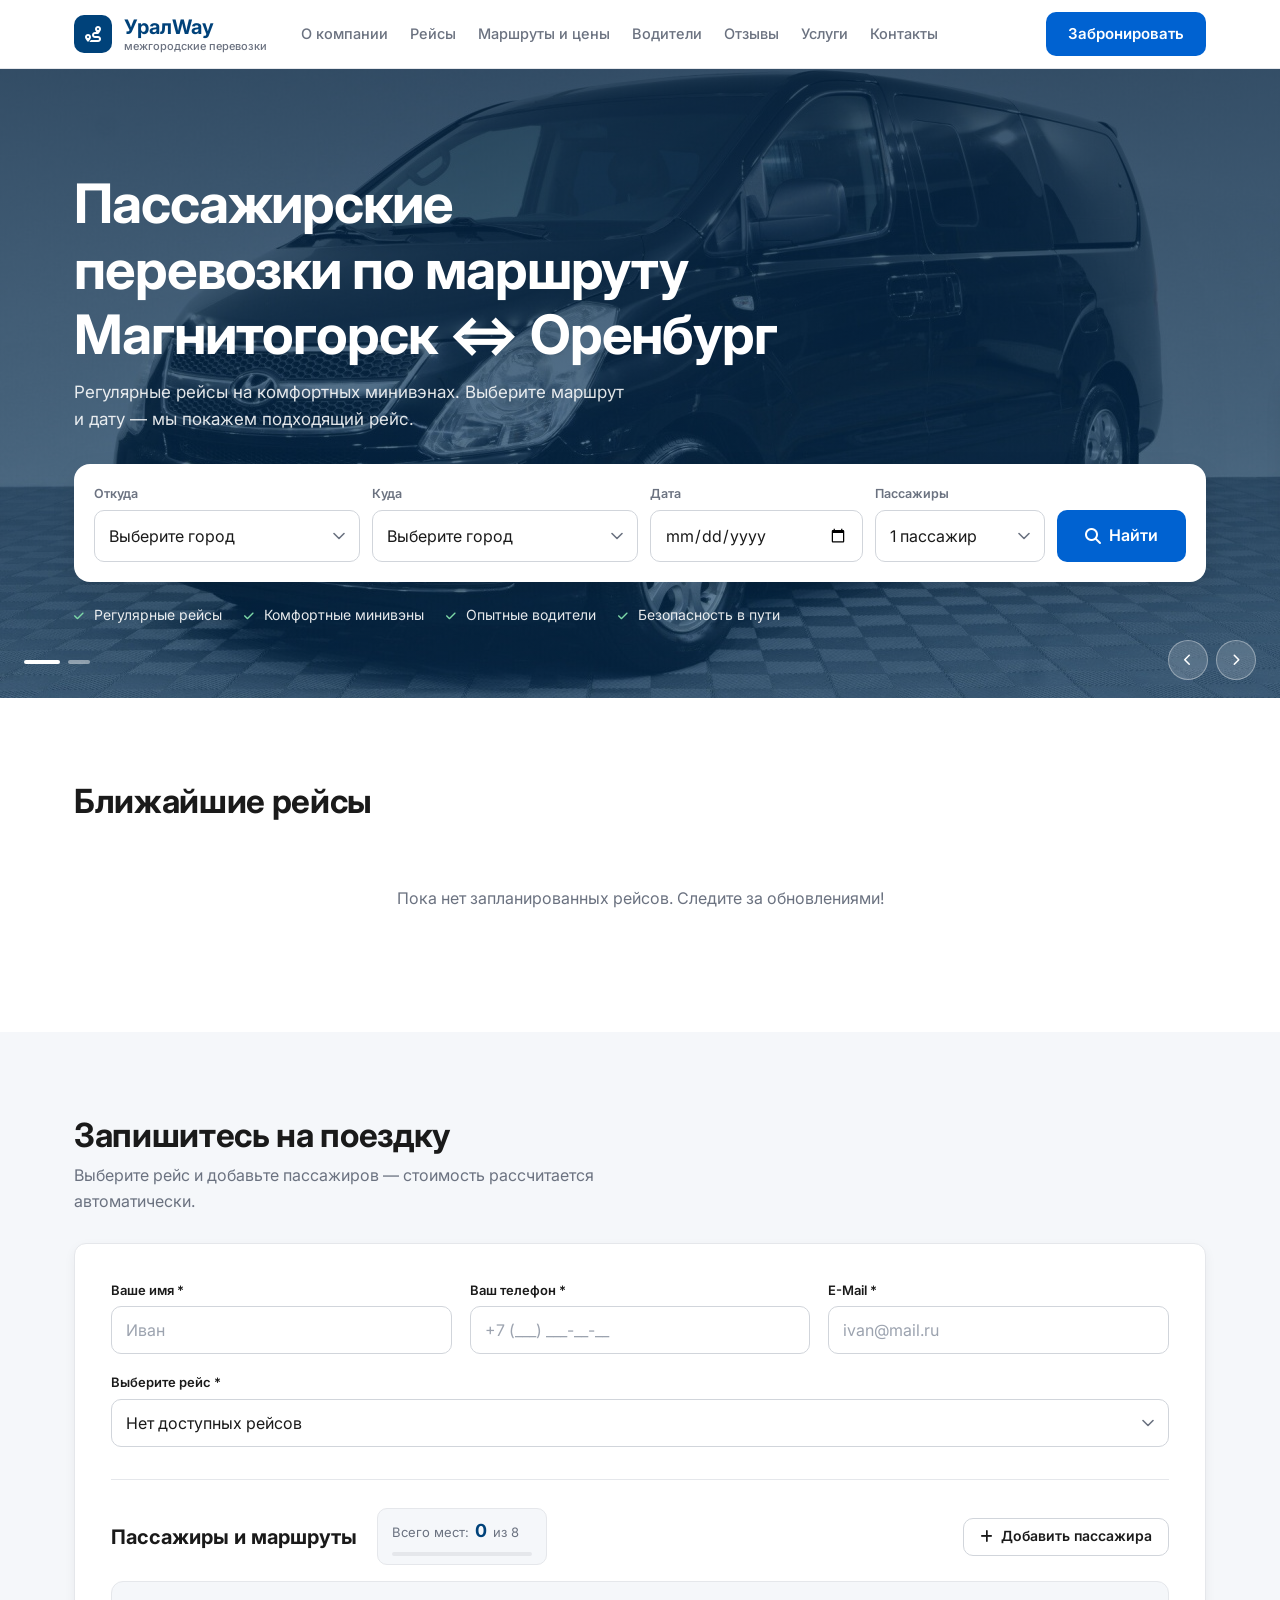
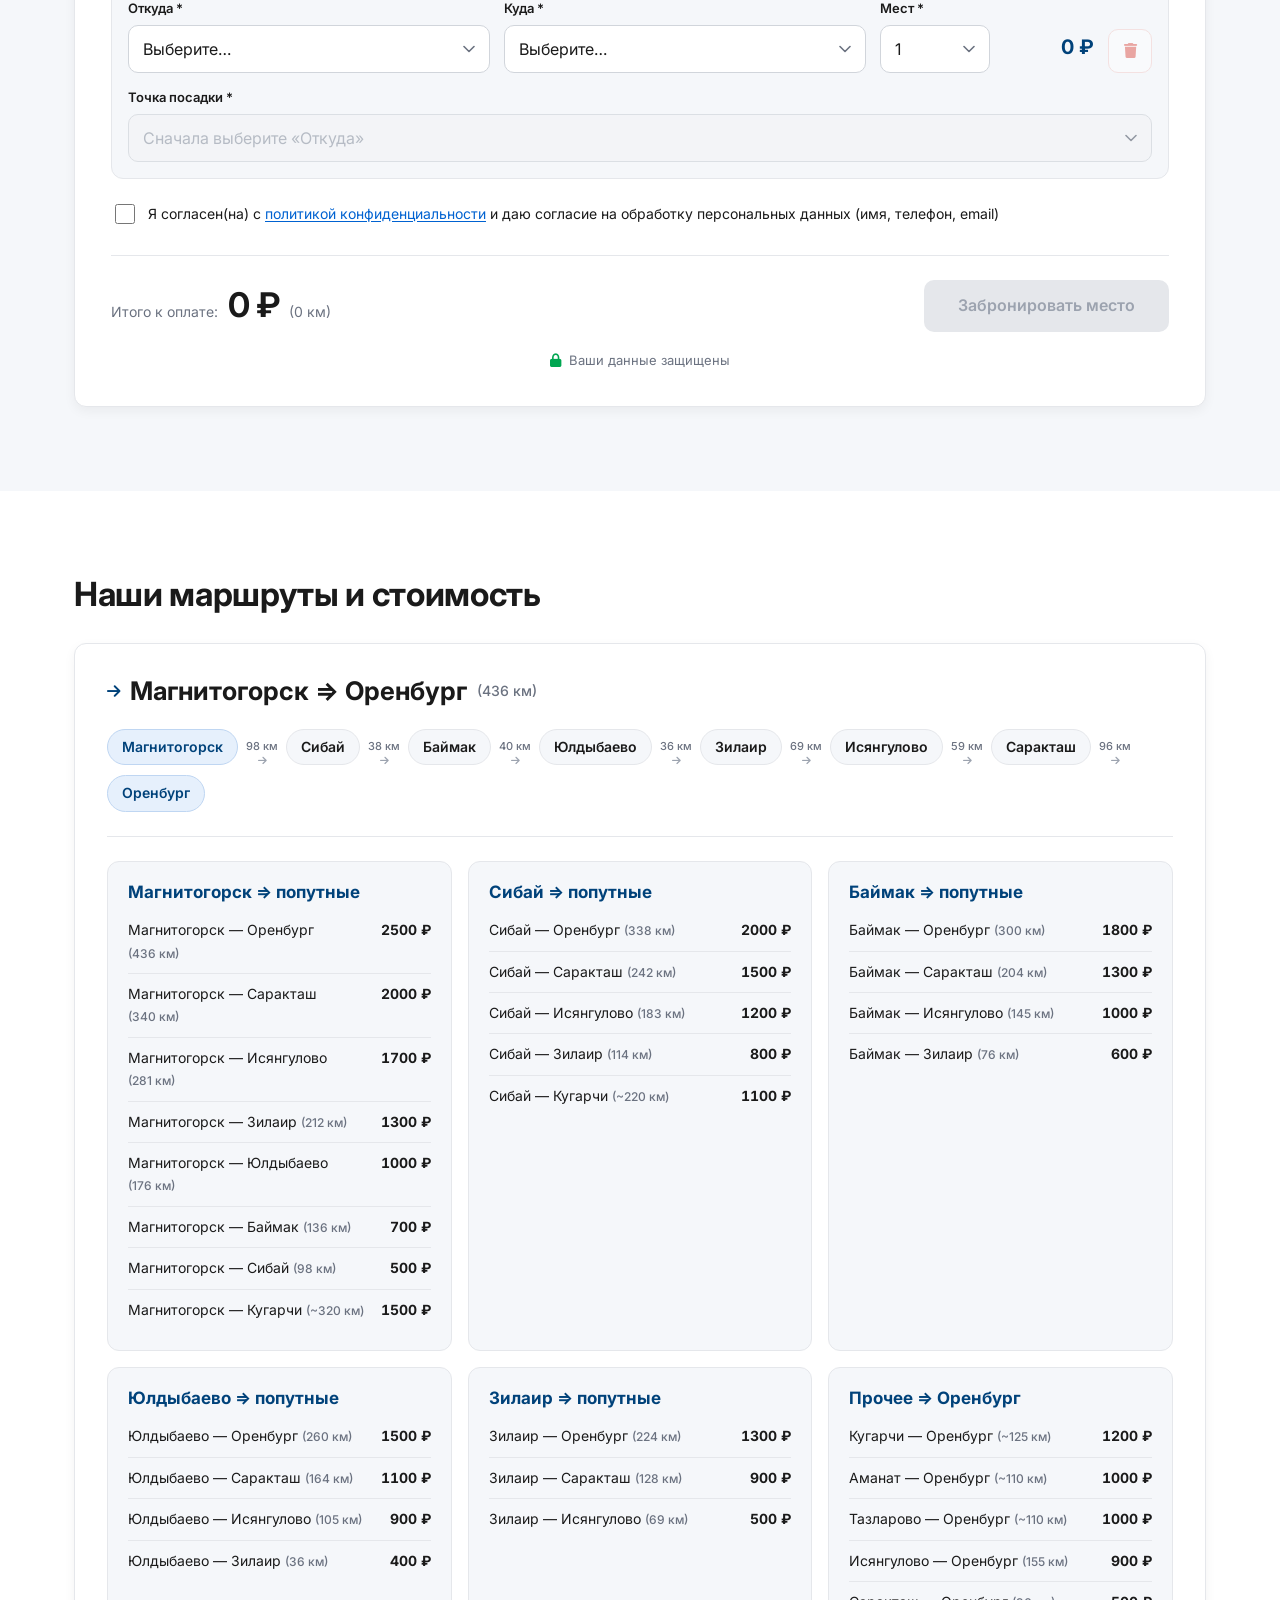
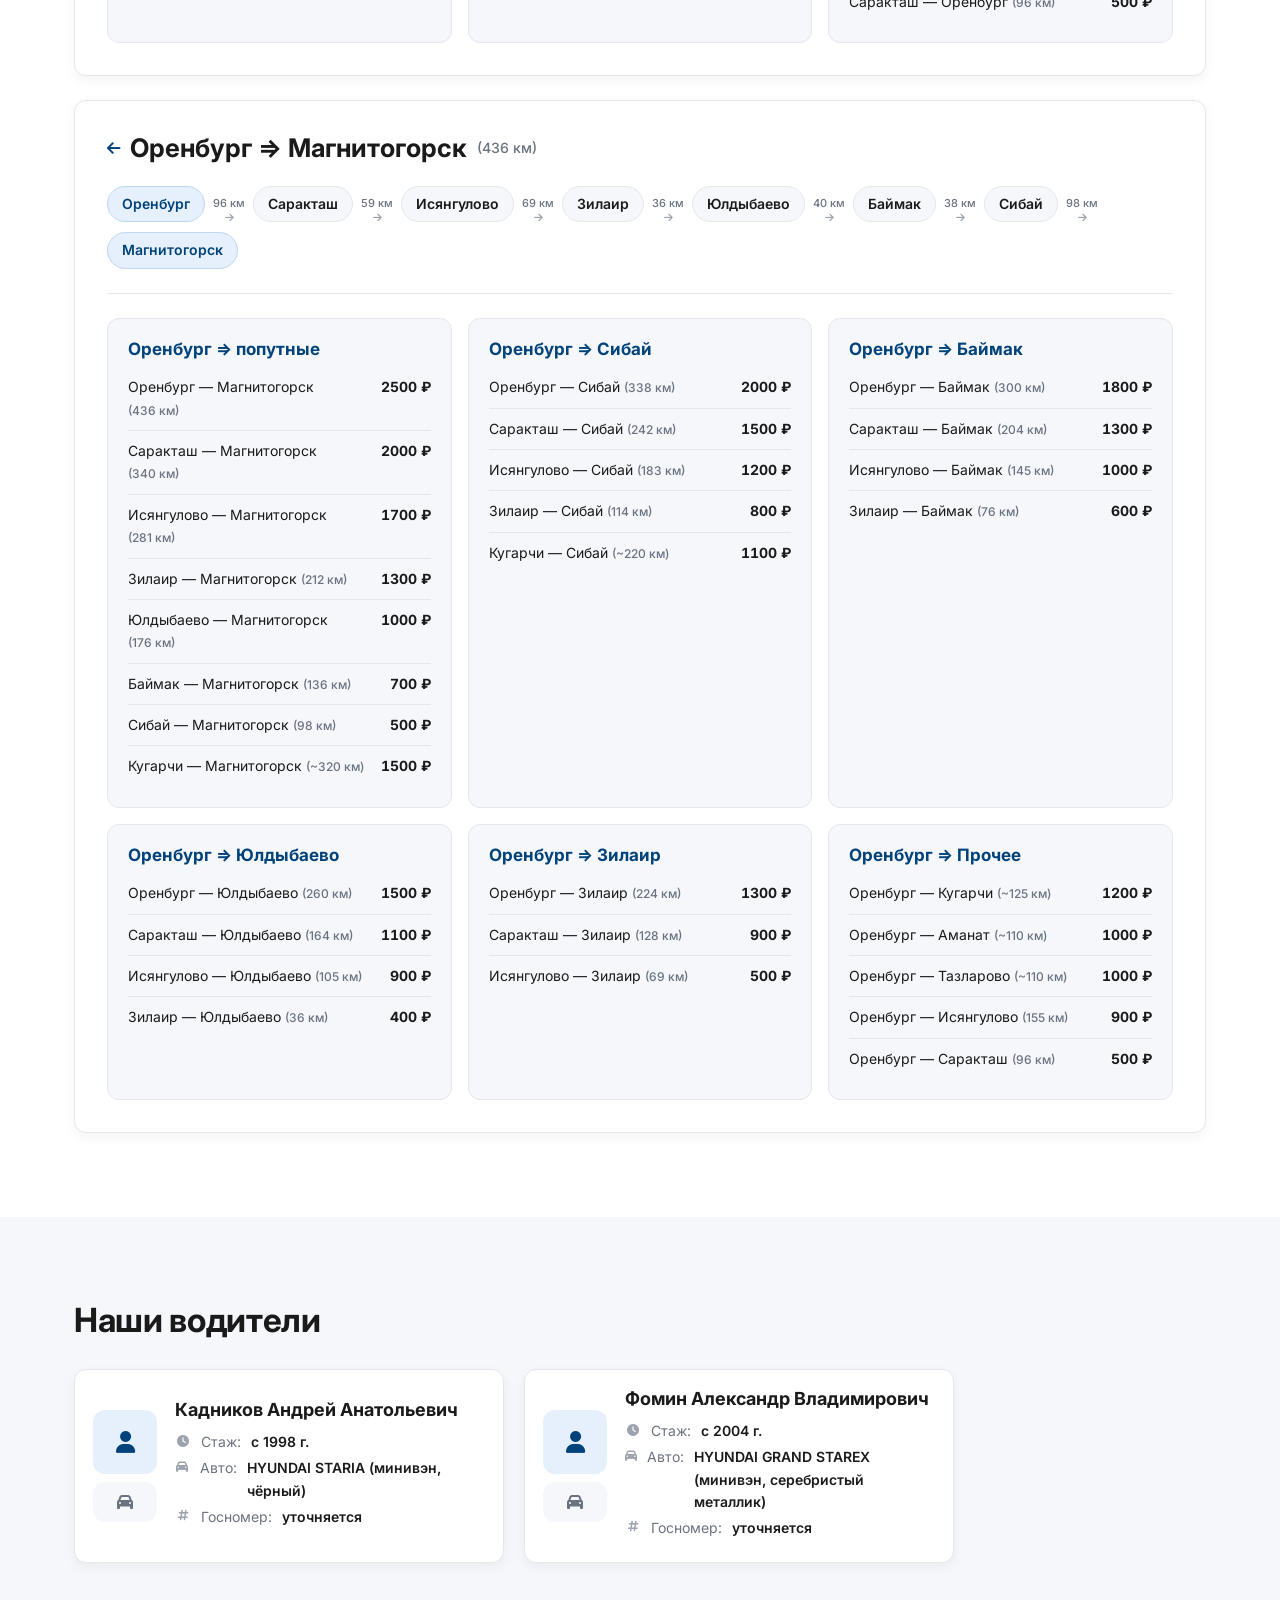
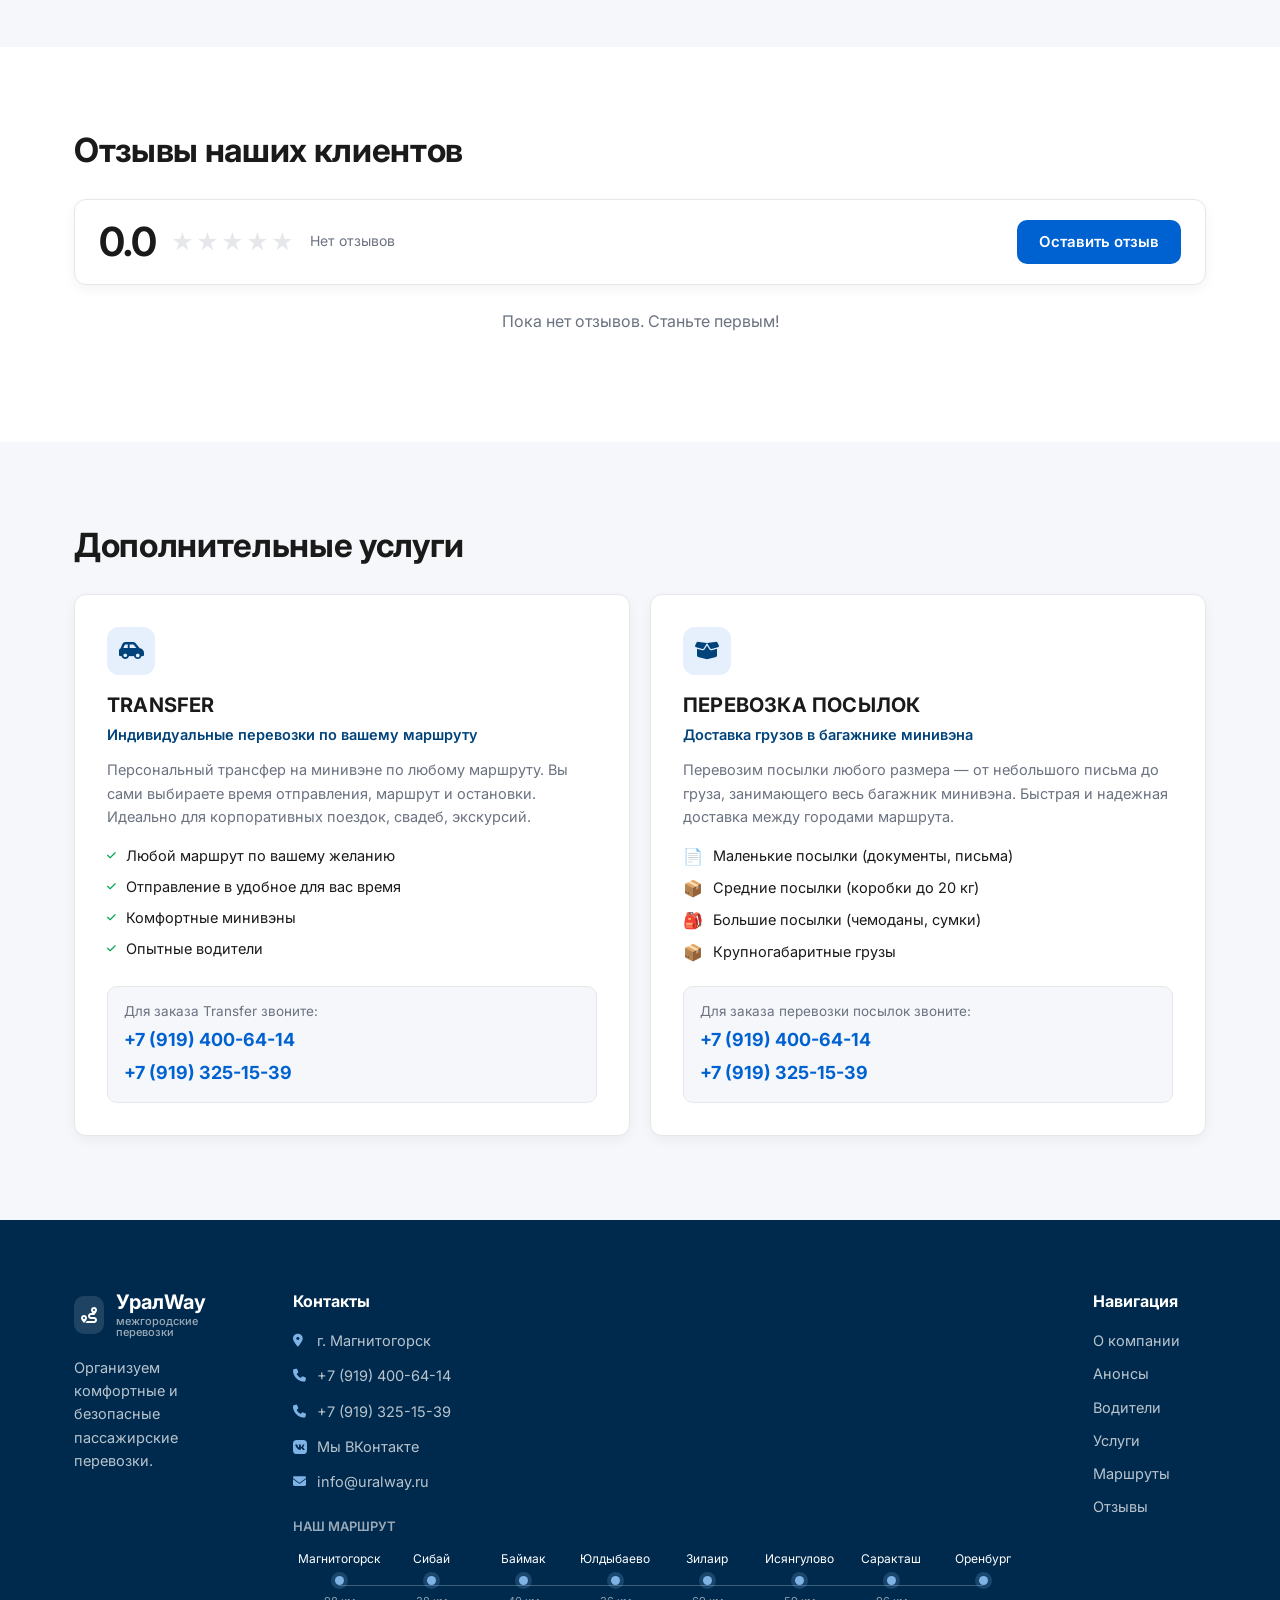
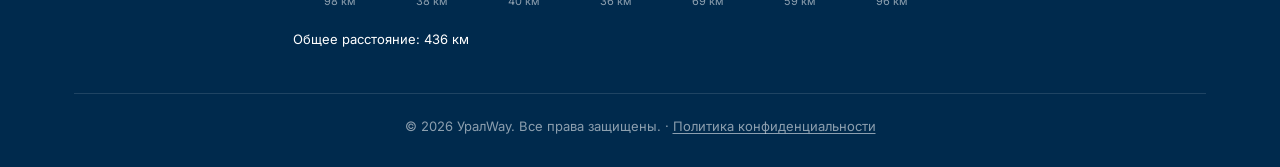
<file: index.html>
<!DOCTYPE html>
<html lang="ru">
<head>
  <meta charset="UTF-8">
  <meta name="viewport" content="width=device-width, initial-scale=1.0">
  <meta name="theme-color" content="#00427A">
  <meta name="description" content="Регулярные межгородские перевозки Магнитогорск — Оренбург на комфортных минивэнах. Бронирование мест онлайн, остановки в Сибае, Баймаке, Зилаире и других городах.">
  <meta name="robots" content="index, follow">
  <link rel="canonical" href="https://uralway-pages.pages.dev/">

  <!-- Open Graph / соцсети -->
  <meta property="og:type" content="website">
  <meta property="og:site_name" content="УралWay">
  <meta property="og:locale" content="ru_RU">
  <meta property="og:title" content="УралWay — Межгородские пассажирские перевозки Магнитогорск — Оренбург">
  <meta property="og:description" content="Регулярные рейсы на комфортных минивэнах. Выберите маршрут и дату, забронируйте место онлайн.">
  <meta property="og:url" content="https://uralway-pages.pages.dev/">
  <meta property="og:image" content="https://uralway-pages.pages.dev/van-1.jpg">
  <meta name="twitter:card" content="summary_large_image">
  <meta name="twitter:title" content="УралWay — Межгородские пассажирские перевозки">
  <meta name="twitter:description" content="Регулярные рейсы Магнитогорск — Оренбург. Бронирование мест онлайн.">
  <meta name="twitter:image" content="https://uralway-pages.pages.dev/van-1.jpg">
  <title>УралWay — Межгородские пассажирские перевозки</title>
  <link rel="preconnect" href="https://fonts.googleapis.com">
  <link rel="preconnect" href="https://fonts.gstatic.com" crossorigin>
  <link href="https://fonts.googleapis.com/css2?family=Inter:wght@400;500;600;700&display=swap" rel="stylesheet">
  <link rel="stylesheet" href="https://cdnjs.cloudflare.com/ajax/libs/font-awesome/6.5.1/css/all.min.css">
  <link rel="stylesheet" href="style.css">

  <!-- dataLayer для электронной коммерции Метрики: должен быть создан ДО счётчика -->
  <script>window.dataLayer = window.dataLayer || [];</script>

  <!-- Yandex.Metrika counter -->
  <script type="text/javascript">
    (function(m,e,t,r,i,k,a){m[i]=m[i]||function(){(m[i].a=m[i].a||[]).push(arguments)};
    m[i].l=1*new Date();
    for (var j = 0; j < document.scripts.length; j++) {if (document.scripts[j].src === r) { return; }}
    k=e.createElement(t),a=e.getElementsByTagName(t)[0],k.async=1,k.src=r,a.parentNode.insertBefore(k,a)})
    (window, document, "script", "https://mc.yandex.ru/metrika/tag.js", "ym");

    ym(114068100, "init", {
        clickmap:true,
            trackLinks:true,
            accurateTrackBounce:true,
            webvisor:true,
            ecommerce:"dataLayer"
    });
  </script>
  <!-- /Yandex.Metrika counter -->
</head>
<body id="top">
  <!-- Yandex.Metrika noscript -->
  <noscript><div><img src="https://mc.yandex.ru/watch/114068100" style="position:absolute; left:-9999px;" alt="" /></div></noscript>
  <!-- /Yandex.Metrika noscript -->

<header class="site-header" id="siteHeader">
    <div class="header-main">
      <div class="container header-main__inner">
        <a href="#top" class="logo">
          <span class="logo__icon"><i class="fa-solid fa-route"></i></span>
          <span class="logo__text">УралWay<small>межгородские перевозки</small></span>
        </a>

        <nav class="main-nav" id="mainNav" aria-label="Основная навигация">
          <ul class="main-nav__list">
            <li><a href="#about" class="nav-link">О компании</a></li>
            <li><a href="#announcements" class="nav-link">Рейсы</a></li>
            <li><a href="#routes" class="nav-link">Маршруты и цены</a></li>
            <li><a href="#drivers" class="nav-link">Водители</a></li>
            <li><a href="#reviews" class="nav-link">Отзывы</a></li>
            <li><a href="#services" class="nav-link">Услуги</a></li>
            <li><a href="#contacts" class="nav-link">Контакты</a></li>
          </ul>
        </nav>

        <div class="header-contacts">
          <span class="contact-item contact-item--phone"><i class="fa-solid fa-phone"></i><span class="phones-stack"><a class="js-call-click" href="tel:+79194006414">+7 (919) 400-64-14</a><a class="js-call-click" href="tel:+79193251539">+7 (919) 325-15-39</a></span></span>
        </div>

        <div class="header-actions">
          <a href="#booking" class="btn btn--cta">Забронировать</a>
          <button class="burger" id="burger" aria-label="Меню" aria-expanded="false"><span></span><span></span><span></span></button>
        </div>
      </div>
    </div>
  </header>

  <main>
    <!-- HERO: форма поиска рейса -->
    <section class="hero" id="about">
      <div class="hero__media">
        <div class="hero-slider" id="heroSlider">
          <button class="hero-slider__arrow hero-slider__arrow--prev" id="sliderPrev" aria-label="Назад"><i class="fa-solid fa-chevron-left"></i></button>
          <div class="hero-slider__viewport">
            <img src="van-1.jpg" alt="Минивэн" class="hero-slider__slide is-active">
            <img src="van-2.jpg" alt="Минивэн" class="hero-slider__slide">
            <div class="hero-slider__dots" id="sliderDots">
              <button class="hero-slider__dot is-active" data-index="0" aria-label="Фото 1"></button>
              <button class="hero-slider__dot" data-index="1" aria-label="Фото 2"></button>
            </div>
          </div>
          <button class="hero-slider__arrow hero-slider__arrow--next" id="sliderNext" aria-label="Вперёд"><i class="fa-solid fa-chevron-right"></i></button>
        </div>
      </div>

      <div class="container hero__inner">
        <h1 class="hero__title">Пассажирские перевозки по&nbsp;маршруту Магнитогорск ⇔ Оренбург</h1>
        <p class="hero__lead">Регулярные рейсы на комфортных минивэнах. Выберите маршрут и дату — мы покажем подходящий рейс.</p>

        <form class="search-card" id="heroSearchForm" novalidate>
          <div class="search-card__grid">
            <div class="sfield"><label for="hsFrom">Откуда</label><select id="hsFrom"><option value="">Выберите город</option></select></div>
            <div class="sfield"><label for="hsTo">Куда</label><select id="hsTo"><option value="">Выберите город</option></select></div>
            <div class="sfield"><label for="hsDate">Дата</label><input type="date" id="hsDate"></div>
            <div class="sfield">
              <label for="hsSeats">Пассажиры</label>
              <select id="hsSeats">
                <option value="1">1 пассажир</option><option value="2">2 пассажира</option><option value="3">3 пассажира</option><option value="4">4 пассажира</option>
                <option value="5">5 пассажиров</option><option value="6">6 пассажиров</option><option value="7">7 пассажиров</option><option value="8">8 пассажиров</option>
              </select>
            </div>
            <button type="submit" class="btn btn--cta btn--lg" id="hsSubmit"><i class="fa-solid fa-magnifying-glass"></i> Найти</button>
          </div>
          <p class="search-card__msg" id="hsMsg" role="status"></p>
        </form>

        <ul class="hero__list">
          <li><i class="fa-solid fa-check"></i> Регулярные рейсы</li>
          <li><i class="fa-solid fa-check"></i> Комфортные минивэны</li>
          <li><i class="fa-solid fa-check"></i> Опытные водители</li>
          <li><i class="fa-solid fa-check"></i> Безопасность в пути</li>
        </ul>
      </div>
    </section>


    <!-- БЛИЖАЙШИЕ РЕЙСЫ -->
    <section class="announcements-section" id="announcements">
      <div class="container">
        <h2 class="section-title">Ближайшие рейсы</h2>
        <div class="announcements-grid" id="announcementsGrid">
          <p class="empty-msg">Пока нет запланированных рейсов. Следите за обновлениями!</p>
        </div>
      </div>
    </section>

    <!-- ФОРМА БРОНИРОВАНИЯ -->
    <section class="booking section--gray" id="booking">
      <div class="container">
        <h2 class="section-title section-title--left">Запишитесь на поездку</h2>
        <p class="section-lead">Выберите рейс и добавьте пассажиров — стоимость рассчитается автоматически.</p>
        <form class="booking-form" id="bookingForm" novalidate>
          <div class="booking-form__grid main-info-grid">
            <div class="field">
              <label for="fName">Ваше имя *</label>
              <input type="text" id="fName" placeholder="Иван">
              <span class="field__error"></span>
            </div>
            <div class="field">
              <label for="fPhone">Ваш телефон *</label>
              <input type="tel" id="fPhone" placeholder="+7 (___) ___-__-__">
              <span class="field__error"></span>
            </div>
            <div class="field">
              <label for="fEmail">E-Mail *</label>
              <input type="email" id="fEmail" placeholder="ivan@mail.ru">
              <span class="field__error"></span>
            </div>
            <div class="field field--wide">
              <label for="fTrip">Выберите рейс *</label>
              <select id="fTrip">
                <option value="">Загрузка доступных рейсов...</option>
              </select>
              <span class="field__error"></span>
            </div>
          </div>

          <div class="passengers-header">
            <div class="passengers-header__left">
              <h3>Пассажиры и маршруты</h3>
              
              <div class="total-passengers-counter">
                <div class="counter-header">
                  <span class="counter-label">Всего мест:</span>
                  <span class="counter-value" id="totalSeatsCounter">0</span>
                  <span class="counter-limit">из 8</span>
                </div>
                <div class="counter-bar">
                  <div class="counter-bar-fill" id="counterBarFill" style="width: 0%"></div>
                </div>
              </div>
            </div>

            <button type="button" class="btn btn--outline btn--sm" id="addPassengerBtn"><i class="fa-solid fa-plus"></i> Добавить пассажира</button>
          </div>

          <div id="passengersContainer">
            <div class="passenger-row">
              <div class="field">
                <label>Откуда *</label>
                <select class="from-select">
                  <option value="">Выберите…</option>
                  <option>Магнитогорск</option><option>Сибай</option><option>Баймак</option>
                  <option>Юлдыбаево</option><option>Зилаир</option><option>Исянгулово</option>
                  <option>Саракташ</option><option>Кугарчи</option><option>Аманат</option>
                  <option>Тазларово</option><option>Оренбург</option>
                </select>
                <span class="field__error"></span>
              </div>
              <div class="field">
                <label>Куда *</label>
                <select class="to-select">
                  <option value="">Выберите…</option>
                  <option>Магнитогорск</option><option>Сибай</option><option>Баймак</option>
                  <option>Юлдыбаево</option><option>Зилаир</option><option>Исянгулово</option>
                  <option>Саракташ</option><option>Кугарчи</option><option>Аманат</option>
                  <option>Тазларово</option><option>Оренбург</option>
                </select>
                <span class="field__error"></span>
              </div>
              <div class="field">
                <label>Мест *</label>
                <select class="seats-select">
                  <option value="1">1</option><option value="2">2</option><option value="3">3</option>
                  <option value="4">4</option><option value="5">5</option><option value="6">6</option>
                  <option value="7">7</option><option value="8">8</option>
                </select>
                <span class="field__error"></span>
              </div>
              <div class="row-price-preview">0 ₽</div>
              <button type="button" class="btn btn--danger btn--icon remove-row" disabled><i class="fa-solid fa-trash"></i></button>
              <div class="field stop-field">
                <label>Точка посадки *</label>
                <select class="stop-select" disabled>
                  <option value="">Сначала выберите «Откуда»</option>
                </select>
                <span class="field__error"></span>
              </div>
            </div>
          </div>

          <label class="consent" for="fConsent">
            <input type="checkbox" id="fConsent" required>
            <span>Я согласен(на) с <a href="#privacy" data-open-privacy>политикой конфиденциальности</a> и даю согласие на обработку персональных данных (имя, телефон, email)</span>
          </label>

          <div class="booking-form__footer">
            <div class="total-calc">
              <span>Итого к оплате:</span>
              <strong id="totalPriceDisplay">0 ₽</strong>
              <span class="total-distance-display" id="totalDistanceDisplay">(0 км)</span>
            </div>
            <button type="submit" class="btn btn--submit" id="submitBtn" disabled>Забронировать место</button>
          </div>
          <p class="booking-form__note"><i class="fa-solid fa-lock"></i> Ваши данные защищены</p>
        </form>
      </div>
    </section>

    <!-- МАРШРУТЫ И ЦЕНЫ -->
    <section class="routes-section" id="routes">
      <div class="container">
        <h2 class="section-title">Наши маршруты и стоимость</h2>
        <div class="routes__grid">
          <div class="route-card reveal">
            <h3 class="route-card__title"><i class="fa-solid fa-arrow-right"></i> Магнитогорск ⇒ Оренбург <span class="route-total-distance">(436 км)</span></h3>
            <div class="route-path">
              <span class="route-city">Магнитогорск</span><span class="route-connector"><span class="route-distance">98 км</span><i class="fa-solid fa-arrow-right route-arrow"></i></span>
              <span class="route-city">Сибай</span><span class="route-connector"><span class="route-distance">38 км</span><i class="fa-solid fa-arrow-right route-arrow"></i></span>
              <span class="route-city">Баймак</span><span class="route-connector"><span class="route-distance">40 км</span><i class="fa-solid fa-arrow-right route-arrow"></i></span>
              <span class="route-city">Юлдыбаево</span><span class="route-connector"><span class="route-distance">36 км</span><i class="fa-solid fa-arrow-right route-arrow"></i></span>
              <span class="route-city">Зилаир</span><span class="route-connector"><span class="route-distance">69 км</span><i class="fa-solid fa-arrow-right route-arrow"></i></span>
              <span class="route-city">Исянгулово</span><span class="route-connector"><span class="route-distance">59 км</span><i class="fa-solid fa-arrow-right route-arrow"></i></span>
              <span class="route-city">Саракташ</span><span class="route-connector"><span class="route-distance">96 км</span><i class="fa-solid fa-arrow-right route-arrow"></i></span>
              <span class="route-city">Оренбург</span>
            </div>
            <div class="route-prices-grid">
              <div class="price-card"><h4 class="price-card__title">Магнитогорск ⇒ попутные</h4><table class="price-table"><tr><td>Магнитогорск — Оренбург <span class="route-distance">(436 км)</span></td><td>2500 ₽</td></tr><tr><td>Магнитогорск — Саракташ <span class="route-distance">(340 км)</span></td><td>2000 ₽</td></tr><tr><td>Магнитогорск — Исянгулово <span class="route-distance">(281 км)</span></td><td>1700 ₽</td></tr><tr><td>Магнитогорск — Зилаир <span class="route-distance">(212 км)</span></td><td>1300 ₽</td></tr><tr><td>Магнитогорск — Юлдыбаево <span class="route-distance">(176 км)</span></td><td>1000 ₽</td></tr><tr><td>Магнитогорск — Баймак <span class="route-distance">(136 км)</span></td><td>700 ₽</td></tr><tr><td>Магнитогорск — Сибай <span class="route-distance">(98 км)</span></td><td>500 ₽</td></tr><tr><td>Магнитогорск — Кугарчи <span class="route-distance">(~320 км)</span></td><td>1500 ₽</td></tr></table></div>
              <div class="price-card"><h4 class="price-card__title">Сибай ⇒ попутные</h4><table class="price-table"><tr><td>Сибай — Оренбург <span class="route-distance">(338 км)</span></td><td>2000 ₽</td></tr><tr><td>Сибай — Саракташ <span class="route-distance">(242 км)</span></td><td>1500 ₽</td></tr><tr><td>Сибай — Исянгулово <span class="route-distance">(183 км)</span></td><td>1200 ₽</td></tr><tr><td>Сибай — Зилаир <span class="route-distance">(114 км)</span></td><td>800 ₽</td></tr><tr><td>Сибай — Кугарчи <span class="route-distance">(~220 км)</span></td><td>1100 ₽</td></tr></table></div>
              <div class="price-card"><h4 class="price-card__title">Баймак ⇒ попутные</h4><table class="price-table"><tr><td>Баймак — Оренбург <span class="route-distance">(300 км)</span></td><td>1800 ₽</td></tr><tr><td>Баймак — Саракташ <span class="route-distance">(204 км)</span></td><td>1300 ₽</td></tr><tr><td>Баймак — Исянгулово <span class="route-distance">(145 км)</span></td><td>1000 ₽</td></tr><tr><td>Баймак — Зилаир <span class="route-distance">(76 км)</span></td><td>600 ₽</td></tr></table></div>
              <div class="price-card"><h4 class="price-card__title">Юлдыбаево ⇒ попутные</h4><table class="price-table"><tr><td>Юлдыбаево — Оренбург <span class="route-distance">(260 км)</span></td><td>1500 ₽</td></tr><tr><td>Юлдыбаево — Саракташ <span class="route-distance">(164 км)</span></td><td>1100 ₽</td></tr><tr><td>Юлдыбаево — Исянгулово <span class="route-distance">(105 км)</span></td><td>900 ₽</td></tr><tr><td>Юлдыбаево — Зилаир <span class="route-distance">(36 км)</span></td><td>400 ₽</td></tr></table></div>
              <div class="price-card"><h4 class="price-card__title">Зилаир ⇒ попутные</h4><table class="price-table"><tr><td>Зилаир — Оренбург <span class="route-distance">(224 км)</span></td><td>1300 ₽</td></tr><tr><td>Зилаир — Саракташ <span class="route-distance">(128 км)</span></td><td>900 ₽</td></tr><tr><td>Зилаир — Исянгулово <span class="route-distance">(69 км)</span></td><td>500 ₽</td></tr></table></div>
              <div class="price-card"><h4 class="price-card__title">Прочее ⇒ Оренбург</h4><table class="price-table"><tr><td>Кугарчи — Оренбург <span class="route-distance">(~125 км)</span></td><td>1200 ₽</td></tr><tr><td>Аманат — Оренбург <span class="route-distance">(~110 км)</span></td><td>1000 ₽</td></tr><tr><td>Тазларово — Оренбург <span class="route-distance">(~110 км)</span></td><td>1000 ₽</td></tr><tr><td>Исянгулово — Оренбург <span class="route-distance">(155 км)</span></td><td>900 ₽</td></tr><tr><td>Саракташ — Оренбург <span class="route-distance">(96 км)</span></td><td>500 ₽</td></tr></table></div>
            </div>
          </div>
          <div class="route-card reveal">
            <h3 class="route-card__title"><i class="fa-solid fa-arrow-left"></i> Оренбург ⇒ Магнитогорск <span class="route-total-distance">(436 км)</span></h3>
            <div class="route-path">
              <span class="route-city">Оренбург</span><span class="route-connector"><span class="route-distance">96 км</span><i class="fa-solid fa-arrow-right route-arrow"></i></span>
              <span class="route-city">Саракташ</span><span class="route-connector"><span class="route-distance">59 км</span><i class="fa-solid fa-arrow-right route-arrow"></i></span>
              <span class="route-city">Исянгулово</span><span class="route-connector"><span class="route-distance">69 км</span><i class="fa-solid fa-arrow-right route-arrow"></i></span>
              <span class="route-city">Зилаир</span><span class="route-connector"><span class="route-distance">36 км</span><i class="fa-solid fa-arrow-right route-arrow"></i></span>
              <span class="route-city">Юлдыбаево</span><span class="route-connector"><span class="route-distance">40 км</span><i class="fa-solid fa-arrow-right route-arrow"></i></span>
              <span class="route-city">Баймак</span><span class="route-connector"><span class="route-distance">38 км</span><i class="fa-solid fa-arrow-right route-arrow"></i></span>
              <span class="route-city">Сибай</span><span class="route-connector"><span class="route-distance">98 км</span><i class="fa-solid fa-arrow-right route-arrow"></i></span>
              <span class="route-city">Магнитогорск</span>
            </div>
            <div class="route-prices-grid">
              <div class="price-card"><h4 class="price-card__title">Оренбург ⇒ попутные</h4><table class="price-table"><tr><td>Оренбург — Магнитогорск <span class="route-distance">(436 км)</span></td><td>2500 ₽</td></tr><tr><td>Саракташ — Магнитогорск <span class="route-distance">(340 км)</span></td><td>2000 ₽</td></tr><tr><td>Исянгулово — Магнитогорск <span class="route-distance">(281 км)</span></td><td>1700 ₽</td></tr><tr><td>Зилаир — Магнитогорск <span class="route-distance">(212 км)</span></td><td>1300 ₽</td></tr><tr><td>Юлдыбаево — Магнитогорск <span class="route-distance">(176 км)</span></td><td>1000 ₽</td></tr><tr><td>Баймак — Магнитогорск <span class="route-distance">(136 км)</span></td><td>700 ₽</td></tr><tr><td>Сибай — Магнитогорск <span class="route-distance">(98 км)</span></td><td>500 ₽</td></tr><tr><td>Кугарчи — Магнитогорск <span class="route-distance">(~320 км)</span></td><td>1500 ₽</td></tr></table></div>
              <div class="price-card"><h4 class="price-card__title">Оренбург ⇒ Сибай</h4><table class="price-table"><tr><td>Оренбург — Сибай <span class="route-distance">(338 км)</span></td><td>2000 ₽</td></tr><tr><td>Саракташ — Сибай <span class="route-distance">(242 км)</span></td><td>1500 ₽</td></tr><tr><td>Исянгулово — Сибай <span class="route-distance">(183 км)</span></td><td>1200 ₽</td></tr><tr><td>Зилаир — Сибай <span class="route-distance">(114 км)</span></td><td>800 ₽</td></tr><tr><td>Кугарчи — Сибай <span class="route-distance">(~220 км)</span></td><td>1100 ₽</td></tr></table></div>
              <div class="price-card"><h4 class="price-card__title">Оренбург ⇒ Баймак</h4><table class="price-table"><tr><td>Оренбург — Баймак <span class="route-distance">(300 км)</span></td><td>1800 ₽</td></tr><tr><td>Саракташ — Баймак <span class="route-distance">(204 км)</span></td><td>1300 ₽</td></tr><tr><td>Исянгулово — Баймак <span class="route-distance">(145 км)</span></td><td>1000 ₽</td></tr><tr><td>Зилаир — Баймак <span class="route-distance">(76 км)</span></td><td>600 ₽</td></tr></table></div>
              <div class="price-card"><h4 class="price-card__title">Оренбург ⇒ Юлдыбаево</h4><table class="price-table"><tr><td>Оренбург — Юлдыбаево <span class="route-distance">(260 км)</span></td><td>1500 ₽</td></tr><tr><td>Саракташ — Юлдыбаево <span class="route-distance">(164 км)</span></td><td>1100 ₽</td></tr><tr><td>Исянгулово — Юлдыбаево <span class="route-distance">(105 км)</span></td><td>900 ₽</td></tr><tr><td>Зилаир — Юлдыбаево <span class="route-distance">(36 км)</span></td><td>400 ₽</td></tr></table></div>
              <div class="price-card"><h4 class="price-card__title">Оренбург ⇒ Зилаир</h4><table class="price-table"><tr><td>Оренбург — Зилаир <span class="route-distance">(224 км)</span></td><td>1300 ₽</td></tr><tr><td>Саракташ — Зилаир <span class="route-distance">(128 км)</span></td><td>900 ₽</td></tr><tr><td>Исянгулово — Зилаир <span class="route-distance">(69 км)</span></td><td>500 ₽</td></tr></table></div>
              <div class="price-card"><h4 class="price-card__title">Оренбург ⇒ Прочее</h4><table class="price-table"><tr><td>Оренбург — Кугарчи <span class="route-distance">(~125 км)</span></td><td>1200 ₽</td></tr><tr><td>Оренбург — Аманат <span class="route-distance">(~110 км)</span></td><td>1000 ₽</td></tr><tr><td>Оренбург — Тазларово <span class="route-distance">(~110 км)</span></td><td>1000 ₽</td></tr><tr><td>Оренбург — Исянгулово <span class="route-distance">(155 км)</span></td><td>900 ₽</td></tr><tr><td>Оренбург — Саракташ <span class="route-distance">(96 км)</span></td><td>500 ₽</td></tr></table></div>
            </div>
          </div>
        </div>
      </div>
    </section>

    <!-- ВОДИТЕЛИ -->
    <section class="drivers-section section--gray" id="drivers">
      <div class="container">
        <h2 class="section-title">Наши водители</h2>
        <div class="drivers-grid">
          <article class="driver-card reveal">
            <div class="driver-photos">
              <div class="photo-placeholder"><i class="fa-solid fa-user"></i></div>
              <div class="photo-placeholder"><i class="fa-solid fa-car"></i></div>
            </div>
            <div class="driver-info">
              <h3>Кадников Андрей Анатольевич</h3>
              <p><i class="fa-solid fa-clock"></i> Стаж: <span>с 1998 г.</span></p>
              <p><i class="fa-solid fa-car"></i> Авто: <span>HYUNDAI STARIA (минивэн, чёрный)</span></p>
              <p><i class="fa-solid fa-hashtag"></i> Госномер: <span>уточняется</span></p>
            </div>
          </article>
          <article class="driver-card reveal">
            <div class="driver-photos">
              <div class="photo-placeholder"><i class="fa-solid fa-user"></i></div>
              <div class="photo-placeholder"><i class="fa-solid fa-car"></i></div>
            </div>
            <div class="driver-info">
              <h3>Фомин Александр Владимирович</h3>
              <p><i class="fa-solid fa-clock"></i> Стаж: <span>с 2004 г.</span></p>
              <p><i class="fa-solid fa-car"></i> Авто: <span>HYUNDAI GRAND STAREX (минивэн, серебристый металлик)</span></p>
              <p><i class="fa-solid fa-hashtag"></i> Госномер: <span>уточняется</span></p>
            </div>
          </article>
        </div>
      </div>
    </section>

    <!-- ОТЗЫВЫ -->
    <section class="reviews" id="reviews">
      <div class="container">
        <h2 class="section-title">Отзывы наших клиентов</h2>
        <div class="reviews-summary reveal">
          <div class="reviews-summary__score">
            <span class="reviews-summary__num" id="avgRatingNum">0.0</span>
            <div class="stars-outer"><div class="stars-inner" id="avgRatingStars" style="width: 0%;">★★★★★</div>★★★★★</div>
            <span class="reviews-summary__count" id="reviewsCount">Нет отзывов</span>
          </div>
          <button class="btn btn--cta" id="openReviewBtn">Оставить отзыв</button>
        </div>
        <div class="reviews__grid" id="reviewsList"></div>
      <!-- Кнопка «Показать все отзывы» -->
        <div class="reviews__more">
          <button class="btn btn--outline" id="showMoreReviewsBtn" style="display: none;">Показать все отзывы</button>
        </div>
      </div>
    </section>

    <!-- ДОПОЛНИТЕЛЬНЫЕ УСЛУГИ (TRANSFER И ПОСЫЛКИ) -->
    <section class="services-section section--gray" id="services">
      <div class="container">
        <h2 class="section-title section-title--dark">Дополнительные услуги</h2>
        <div class="services-extra-grid reveal">
          
          <article class="service-extra-card">
            <div class="service-extra-icon"><i class="fa-solid fa-car-side"></i></div>
            <h3 class="service-extra-title">TRANSFER</h3>
            <p class="service-extra-subtitle">Индивидуальные перевозки по вашему маршруту</p>
            <p class="service-extra-desc">Персональный трансфер на минивэне по любому маршруту. Вы сами выбираете время отправления, маршрут и остановки. Идеально для корпоративных поездок, свадеб, экскурсий.</p>
            <ul class="service-extra-list">
              <li><i class="fa-solid fa-check"></i> Любой маршрут по вашему желанию</li>
              <li><i class="fa-solid fa-check"></i> Отправление в удобное для вас время</li>
              <li><i class="fa-solid fa-check"></i> Комфортные минивэны</li>
              <li><i class="fa-solid fa-check"></i> Опытные водители</li>
            </ul>
            <div class="service-phone-box">Для заказа Transfer звоните:<br><a class="js-call-click" href="tel:+79194006414">+7 (919) 400-64-14</a><br><a class="js-call-click" href="tel:+79193251539">+7 (919) 325-15-39</a></div>
          </article>

          <article class="service-extra-card">
            <div class="service-extra-icon"><i class="fa-solid fa-box-open"></i></div>
            <h3 class="service-extra-title">ПЕРЕВОЗКА ПОСЫЛОК</h3>
            <p class="service-extra-subtitle">Доставка грузов в багажнике минивэна</p>
            <p class="service-extra-desc">Перевозим посылки любого размера — от небольшого письма до груза, занимающего весь багажник минивэна. Быстрая и надежная доставка между городами маршрута.</p>
            <ul class="service-extra-list service-extra-list--emoji">
              <li><span class="emoji">📄</span> Маленькие посылки (документы, письма)</li>
              <li><span class="emoji">📦</span> Средние посылки (коробки до 20 кг)</li>
              <li><span class="emoji">🎒</span> Большие посылки (чемоданы, сумки)</li>
              <li><span class="emoji">📦</span> Крупногабаритные грузы</li>
            </ul>
            <div class="service-phone-box">Для заказа перевозки посылок звоните:<br><a class="js-call-click" href="tel:+79194006414">+7 (919) 400-64-14</a><br><a class="js-call-click" href="tel:+79193251539">+7 (919) 325-15-39</a></div>
          </article>
        </div>
      </div>
    </section>
  </main>

  <!-- ФУТЕР -->
  <footer class="site-footer" id="contacts">
    <div class="container">
      <div class="footer__grid">
        
        <div class="footer__col">
          <a href="#top" class="logo logo--footer"><span class="logo__icon"><i class="fa-solid fa-route"></i></span><span class="logo__text">УралWay<small>межгородские перевозки</small></span></a>
          <p class="footer__about">Организуем комфортные и безопасные пассажирские перевозки.</p>


        </div>

        <div class="footer__col">
          <h4 class="footer__title">Контакты</h4>
          <ul class="footer__list">
            <li><i class="fa-solid fa-location-dot"></i> г. Магнитогорск</li>
            <li><i class="fa-solid fa-phone"></i> <a class="js-call-click" href="tel:+79194006414">+7 (919) 400-64-14</a></li>
            <li><i class="fa-solid fa-phone"></i> <a class="js-call-click" href="tel:+79193251539">+7 (919) 325-15-39</a></li>
            <li>
              <svg viewBox="0 0 24 24" fill="currentColor" width="14" height="14" style="margin-top:5px; flex-shrink:0;">
                <path d="M15.684 0H8.316C1.592 0 0 1.592 0 8.316v7.368C0 22.408 1.592 24 8.316 24h7.368C22.408 24 24 22.408 24 15.684V8.316C24 1.592 22.408 0 15.684 0zm3.692 17.123h-1.744c-.66 0-.864-.525-2.05-1.727-1.033-1-1.49-1.135-1.744-1.135-.356 0-.458.102-.458.593v1.575c0 .424-.135.678-1.253.678-1.846 0-3.896-1.118-5.335-3.202C4.624 10.857 4.03 8.57 4.03 8.096c0-.254.102-.491.593-.491h1.744c.44 0 .61.203.78.677.864 2.49 2.303 4.675 2.896 4.675.22 0 .322-.102.322-.66V9.721c-.068-1.186-.695-1.287-.695-1.71 0-.203.17-.407.44-.407h2.744c.373 0 .508.203.508.643v3.473c0 .372.17.508.271.508.22 0 .407-.136.813-.542 1.27-1.422 2.18-3.61 2.18-3.61.119-.254.322-.491.762-.491h1.744c.525 0 .644.271.525.643-.22 1.017-2.354 4.031-2.354 4.031-.186.305-.254.44 0 .78.186.254.796.78 1.203 1.253.745.847 1.32 1.558 1.473 2.05.17.49-.085.744-.593.744z"/>
              </svg>
              <a class="js-social-click" href="https://vk.ru/club214789332" target="_blank" style="display:flex; align-items:center; gap:10px;">Мы ВКонтакте</a>
            </li>
            <li><i class="fa-solid fa-envelope"></i> <a href="mailto:info@uralway.ru">info@uralway.ru</a></li>
          </ul>

          <div class="footer-route">
            <h4 class="footer-route__title">НАШ МАРШРУТ</h4>
            <div class="footer-route__track">
              <div class="footer-route__point"><span class="footer-route__city">Магнитогорск</span><span class="footer-route__dot"></span><span class="footer-route__dist">98 км</span></div>
              <div class="footer-route__point"><span class="footer-route__city">Сибай</span><span class="footer-route__dot"></span><span class="footer-route__dist">38 км</span></div>
              <div class="footer-route__point"><span class="footer-route__city">Баймак</span><span class="footer-route__dot"></span><span class="footer-route__dist">40 км</span></div>
              <div class="footer-route__point"><span class="footer-route__city">Юлдыбаево</span><span class="footer-route__dot"></span><span class="footer-route__dist">36 км</span></div>
              <div class="footer-route__point"><span class="footer-route__city">Зилаир</span><span class="footer-route__dot"></span><span class="footer-route__dist">69 км</span></div>
              <div class="footer-route__point"><span class="footer-route__city">Исянгулово</span><span class="footer-route__dot"></span><span class="footer-route__dist">59 км</span></div>
              <div class="footer-route__point"><span class="footer-route__city">Саракташ</span><span class="footer-route__dot"></span><span class="footer-route__dist">96 км</span></div>
              <div class="footer-route__point"><span class="footer-route__city">Оренбург</span><span class="footer-route__dot"></span></div>
            </div>
            <div class="footer-route__total">Общее расстояние: 436 км</div>
          </div>
        </div>

        <div class="footer__col">
          <h4 class="footer__title">Навигация</h4>
          <ul class="footer__list footer__list--nav">
            <li><a href="#about">О компании</a></li>
            <li><a href="#announcements">Анонсы</a></li>
            <li><a href="#drivers">Водители</a></li>
            <li><a href="#services">Услуги</a></li>
            <li><a href="#routes">Маршруты</a></li>
            <li><a href="#reviews">Отзывы</a></li>
          </ul>
        </div>

      </div>
      <div class="footer__bottom">© 2026 УралWay. Все права защищены. <span class="footer__legal">· <a href="#privacy" data-open-privacy>Политика конфиденциальности</a></span></div>
    </div>
  </footer>

  <!-- ПЛАВАЮЩАЯ ПАНЕЛЬ СОЦСЕТЕЙ -->
  <aside class="social-sidebar" id="socialSidebar">
    <a href="https://vk.ru/club214789332" target="_blank" class="social-sidebar__link js-social-click" aria-label="ВКонтакте">
      <svg viewBox="0 0 24 24" fill="currentColor" width="24" height="24">
        <path d="M15.684 0H8.316C1.592 0 0 1.592 0 8.316v7.368C0 22.408 1.592 24 8.316 24h7.368C22.408 24 24 22.408 24 15.684V8.316C24 1.592 22.408 0 15.684 0zm3.692 17.123h-1.744c-.66 0-.864-.525-2.05-1.727-1.033-1-1.49-1.135-1.744-1.135-.356 0-.458.102-.458.593v1.575c0 .424-.135.678-1.253.678-1.846 0-3.896-1.118-5.335-3.202C4.624 10.857 4.03 8.57 4.03 8.096c0-.254.102-.491.593-.491h1.744c.44 0 .61.203.78.677.864 2.49 2.303 4.675 2.896 4.675.22 0 .322-.102.322-.66V9.721c-.068-1.186-.695-1.287-.695-1.71 0-.203.17-.407.44-.407h2.744c.373 0 .508.203.508.643v3.473c0 .372.17.508.271.508.22 0 .407-.136.813-.542 1.27-1.422 2.18-3.61 2.18-3.61.119-.254.322-.491.762-.491h1.744c.525 0 .644.271.525.643-.22 1.017-2.354 4.031-2.354 4.031-.186.305-.254.44 0 .78.186.254.796.78 1.203 1.253.745.847 1.32 1.558 1.473 2.05.17.49-.085.744-.593.744z"/>
      </svg>
      <span class="social-sidebar__tooltip">Мы ВКонтакте</span>
    </a>
    <a href="tel:+79194006414" class="social-sidebar__link js-call-click" aria-label="Позвонить">
      <svg viewBox="0 0 24 24" fill="currentColor" width="24" height="24">
        <path d="M22 16.92v3a2 2 0 0 1-2.18 2 19.79 19.79 0 0 1-8.63-3.07 19.5 19.5 0 0 1-6-6 19.79 19.79 0 0 1-3.07-8.67A2 2 0 0 1 4.11 2h3a2 2 0 0 1 2 1.72 12.84 12.84 0 0 0 .7 2.81 2 2 0 0 1-.45 2.11L8.09 9.91a16 16 0 0 0 6 6l1.27-1.27a2 2 0 0 1 2.11-.45 12.84 12.84 0 0 0 2.81.7A2 2 0 0 1 22 16.92z"/>
      </svg>
      <span class="social-sidebar__tooltip">Позвонить: +7 (919) 400-64-14</span>
    </a>
    <a href="tel:+79193251539" class="social-sidebar__link js-call-click" aria-label="Позвонить">
      <svg viewBox="0 0 24 24" fill="currentColor" width="24" height="24">
        <path d="M22 16.92v3a2 2 0 0 1-2.18 2 19.79 19.79 0 0 1-8.63-3.07 19.5 19.5 0 0 1-6-6 19.79 19.79 0 0 1-3.07-8.67A2 2 0 0 1 4.11 2h3a2 2 0 0 1 2 1.72 12.84 12.84 0 0 0 .7 2.81 2 2 0 0 1-.45 2.11L8.09 9.91a16 16 0 0 0 6 6l1.27-1.27a2 2 0 0 1 2.11-.45 12.84 12.84 0 0 0 2.81.7A2 2 0 0 1 22 16.92z"/>
      </svg>
      <span class="social-sidebar__tooltip">Позвонить: +7 (919) 325-15-39</span>
    </a>
  </aside>

  <!-- МОДАЛЬНЫЕ ОКНА -->
  <div class="modal" id="successModal" hidden>
    <div class="modal__overlay" data-close-modal></div>
    <div class="modal__card modal__card--receipt">
      <div class="modal__icon"><i class="fa-solid fa-circle-check"></i></div>
      <h3 class="modal__title">Спасибо! Заявка отправлена</h3>
      <div class="receipt-details">
        <div class="receipt-row"><span>Дата:</span> <strong id="receiptDate">—</strong></div>
        <div class="receipt-row"><span>Время:</span> <strong id="receiptTime">—</strong></div>
        <div class="receipt-row"><span>Адрес:</span> <strong id="receiptAddress">—</strong></div>
        <div class="receipt-row"><span>Маршруты:</span> <strong id="receiptRoutes" style="text-align: right; font-size: 13px;">—</strong></div>
        <div class="receipt-row" style="margin-top: 15px; padding-top: 15px; border-top: 1px solid var(--line);">
          <span>Итого:</span> <strong id="receiptTotal" style="font-size: 18px;">0 ₽</strong>
        </div>
      </div>
      <p class="receipt-note">Если есть вопросы - свяжитесь с нами<br><strong>+7 (919) 400-64-14</strong><br><strong>+7 (919) 325-15-39</strong></p>
      <button type="button" class="btn btn--cta modal__btn" id="modalOkBtn" disabled>ОК (20с)</button>
    </div>
  </div>

  <div class="modal" id="reviewModal" hidden>
    <div class="modal__overlay" data-close-review-modal></div>
    <div class="modal__card modal__card--review">
      <h3 class="modal__title">Оставить отзыв</h3>
      <form id="reviewForm" class="review-form">
        <div class="field"><label for="rName">Ваше имя *</label><input type="text" id="rName" placeholder="Иван"><span class="field__error"></span></div>
        <div class="field"><label for="rPhone">Телефон *</label><input type="tel" id="rPhone" placeholder="+7 (___) ___-__-__"><span class="field__error"></span></div>
        <div class="field"><label for="rEmail">E-Mail *</label><input type="email" id="rEmail" placeholder="ivan@mail.ru"><span class="field__error"></span></div>
        <div class="field">
          <label>Ваша оценка *</label>
          <div class="rating-input">
            <input type="radio" id="star5" name="rating" value="5" /><label for="star5"><i class="fa-solid fa-star"></i></label>
            <input type="radio" id="star4" name="rating" value="4" /><label for="star4"><i class="fa-solid fa-star"></i></label>
            <input type="radio" id="star3" name="rating" value="3" /><label for="star3"><i class="fa-solid fa-star"></i></label>
            <input type="radio" id="star2" name="rating" value="2" /><label for="star2"><i class="fa-solid fa-star"></i></label>
            <input type="radio" id="star1" name="rating" value="1" /><label for="star1"><i class="fa-solid fa-star"></i></label>
          </div>
        </div>
        <div class="field"><label for="rText">Текст отзыва *</label><textarea id="rText" rows="3" placeholder="Поделитесь впечатлениями..."></textarea><span class="field__error"></span></div>
        <label class="consent" for="rConsent">
          <input type="checkbox" id="rConsent">
          <span>Я согласен(на) с <a href="#privacy" data-open-privacy>политикой конфиденциальности</a>. Имя, оценка и текст отзыва будут опубликованы, телефон и email — нет.</span>
        </label>
        <div class="modal__actions">
          <button type="button" class="btn btn--outline" id="cancelReviewBtn">Отмена</button>
          <button type="submit" class="btn btn--cta">Отправить</button>
        </div>
      </form>
    </div>
  </div>

    <!-- Политика конфиденциальности (152-ФЗ) -->
  <div class="modal" id="privacyModal" hidden>
    <div class="modal__overlay" data-close-privacy></div>
    <div class="modal__card modal__card--privacy" role="dialog" aria-modal="true" aria-labelledby="privacyTitle">
      <h3 class="modal__title" id="privacyTitle">Политика конфиденциальности</h3>
      <div class="privacy-text">
        <p class="privacy-note">Текст — шаблон. Перед запуском замените значения в квадратных скобках данными оператора и проверьте документ у юриста.</p>

        <h4>1. Оператор персональных данных</h4>
        <p>Оператор: [полное наименование организации или ФИО индивидуального предпринимателя], ИНН [ИНН], адрес: [адрес]. Связь с оператором: +7 (919) 400-64-14, +7 (919) 325-15-39, [адрес электронной почты].</p>

        <h4>2. Какие данные мы собираем</h4>
        <ul>
          <li>имя, номер телефона и адрес электронной почты, которые вы указываете в форме бронирования и при отправке отзыва;</li>
          <li>данные заявки: рейс, маршрут, точка посадки, количество пассажиров, комментарий;</li>
          <li>технические данные: IP-адрес, сведения о браузере и cookie-файлы (в том числе сервиса «Яндекс.Метрика»).</li>
        </ul>

        <h4>3. Цели обработки</h4>
        <ul>
          <li>оформление и выполнение заявки на поездку, связь с вами по вопросам рейса;</li>
          <li>публикация вашего отзыва на сайте (имя, оценка и текст; телефон и email не публикуются);</li>
          <li>улучшение работы сайта на основе обезличенной статистики посещений.</li>
        </ul>

        <h4>4. Основание обработки</h4>
        <p>Обработка выполняется на основании вашего согласия (ст. 9 Федерального закона № 152-ФЗ «О персональных данных»), которое вы даёте, отметив соответствующий пункт в форме бронирования.</p>

        <h4>5. Передача данных</h4>
        <p>Для организации поездки имя, телефон и точка посадки передаются водителю рейса. Данные хранятся в базе данных на сервере оператора и могут обрабатываться провайдерами хостинга, а статистика посещений — сервисом «Яндекс.Метрика». Мы не продаём персональные данные и не передаём их иным третьим лицам, кроме случаев, предусмотренных законом.</p>

        <h4>6. Сроки хранения</h4>
        <p>Данные хранятся не дольше, чем это нужно для целей обработки, но не более [срок, например 3 года] после последней поездки, либо до отзыва вами согласия.</p>

        <h4>7. Ваши права</h4>
        <p>Вы вправе запросить сведения об обработке своих данных, потребовать их уточнения или удаления, а также отозвать согласие. Для этого свяжитесь с нами по телефонам или почте, указанным выше. Отзыв согласия не влияет на законность обработки, выполненной до отзыва.</p>

        <h4>8. Защита данных</h4>
        <p>Мы принимаем организационные и технические меры защиты: доступ к данным имеют только уполномоченные лица, администрирование защищено паролем, соединение с сервером шифруется.</p>

        <h4>9. Изменения политики</h4>
        <p>Актуальная версия всегда размещена на этой странице. Дата последнего обновления: [дата].</p>
      </div>
      <div class="modal__actions">
        <button type="button" class="btn btn--cta modal__btn" data-close-privacy data-privacy-focus>Понятно</button>
      </div>
    </div>
  </div>

  <script src="script.js"></script>
  <!-- Дополнения интерфейса (script.js не затронут):
       1) форма поиска в hero заполняет форму бронирования; 2) карточки рейсов получают цену и число свободных мест -->
  <script>
  (function () {
    var form = document.getElementById('heroSearchForm');
    if (!form) return;
    var $ = function (id) { return document.getElementById(id); };
    var msg = $('hsMsg');
    var row = document.querySelector('#passengersContainer .passenger-row');
    if (!row) return;
    var ORDER = ['Магнитогорск', 'Сибай', 'Баймак', 'Юлдыбаево', 'Зилаир', 'Исянгулово', 'Саракташ', 'Оренбург'];
    var LABEL = { forward: 'Магнитогорск ➔ Оренбург', back: 'Оренбург ➔ Магнитогорск' };

    // Города берём из списка формы бронирования — единый источник
    var src = row.querySelector('.from-select');
    ['hsFrom', 'hsTo'].forEach(function (id) {
      var sel = $(id);
      Array.prototype.forEach.call(src.options, function (o) {
        if (!o.value) return;
        var opt = document.createElement('option'); opt.value = o.value; opt.textContent = o.value; sel.appendChild(opt);
      });
    });
    var d = new Date(); var pad = function (n) { return (n < 10 ? '0' : '') + n; };
    $('hsDate').min = d.getFullYear() + '-' + pad(d.getMonth() + 1) + '-' + pad(d.getDate());

    function direction(f, t) {
      var a = ORDER.indexOf(f), b = ORDER.indexOf(t);
      if (a > -1 && b > -1) return a < b ? 'forward' : 'back';
      if (f === 'Оренбург' || t === 'Магнитогорск') return 'back';
      return 'forward';
    }
    function setVal(sel, val) { sel.value = val; sel.dispatchEvent(new Event('change', { bubbles: true })); }
    function say(text, info) { msg.textContent = text; msg.className = 'search-card__msg' + (info ? ' is-info' : ''); }
    function go(id) { var el = $(id); if (el) el.scrollIntoView({ behavior: 'smooth', block: 'start' }); }

    form.addEventListener('submit', function (e) {
      e.preventDefault();
      var from = $('hsFrom').value, to = $('hsTo').value, date = $('hsDate').value, seats = $('hsSeats').value;
      if (!from || !to) { say('Выберите «Откуда» и «Куда».'); return; }
      if (from === to) { say('Пункты отправления и назначения совпадают.'); return; }

      var rf = row.querySelector('.from-select'), rt = row.querySelector('.to-select');
      setVal(rf, from); setVal(rt, to); setVal(row.querySelector('.seats-select'), seats);
      if (rf.value !== from || rt.value !== to) { say('Такого маршрута нет в прайс-листе. Выберите другие города.'); return; }

      if (date) {
        var human = date.split('-').reverse().join('.');
        var tripSel = $('fTrip'), found = null;
        Array.prototype.forEach.call(tripSel.options, function (o) {
          if (!found && o.value !== '' && o.text.indexOf(human) > -1 && o.text.indexOf(LABEL[direction(from, to)]) > -1) found = o;
        });
        if (!found) { say('На ' + human + ' рейсов по этому направлению нет. Ближайшие рейсы — ниже.', true); go('announcements'); return; }
        setVal(tripSel, found.value);
      }
      say('');
      go('booking');
    });
  })();

  (function () {
    var grid = document.getElementById('announcementsGrid');
    if (!grid || !window.MutationObserver) return;
    // Цены из прайс-листа: «от» — самый короткий участок, «весь маршрут» — Магнитогорск — Оренбург
    var PRICE_FROM = '400 ₽', PRICE_FULL = '2 500 ₽';
    function enhance() {
      var cards = grid.querySelectorAll('.announcement-card');
      for (var i = 0; i < cards.length; i++) {
        var card = cards[i], foot = card.querySelector('.trip-footer');
        if (!foot) {
          foot = document.createElement('div');
          foot.className = 'trip-footer';
          foot.innerHTML = '<div class="trip-price"><b>от ' + PRICE_FROM + '</b><small>весь маршрут ' + PRICE_FULL + '</small></div><span class="trip-seats"></span>';
          card.appendChild(foot);
        }
        var cnt = card.querySelector('.seats-count'), seats = foot.querySelector('.trip-seats');
        var m = cnt && cnt.textContent.match(/(\d+)\s+из\s+(\d+)/);
        var text = '', cls = 'trip-seats';
        if (m) {
          var free = Math.max(parseInt(m[2], 10) - parseInt(m[1], 10), 0);
          text = free ? 'Свободно мест: ' + free : 'Мест нет';
          cls += free === 0 ? ' is-none' : (free <= 3 ? ' is-low' : '');
        }
        if (seats.textContent !== text) seats.textContent = text;
        if (seats.className !== cls) seats.className = cls;
      }
    }
    new MutationObserver(enhance).observe(grid, { childList: true, subtree: true });
    enhance();
  })();
  </script>

</body>
</html>
</file>
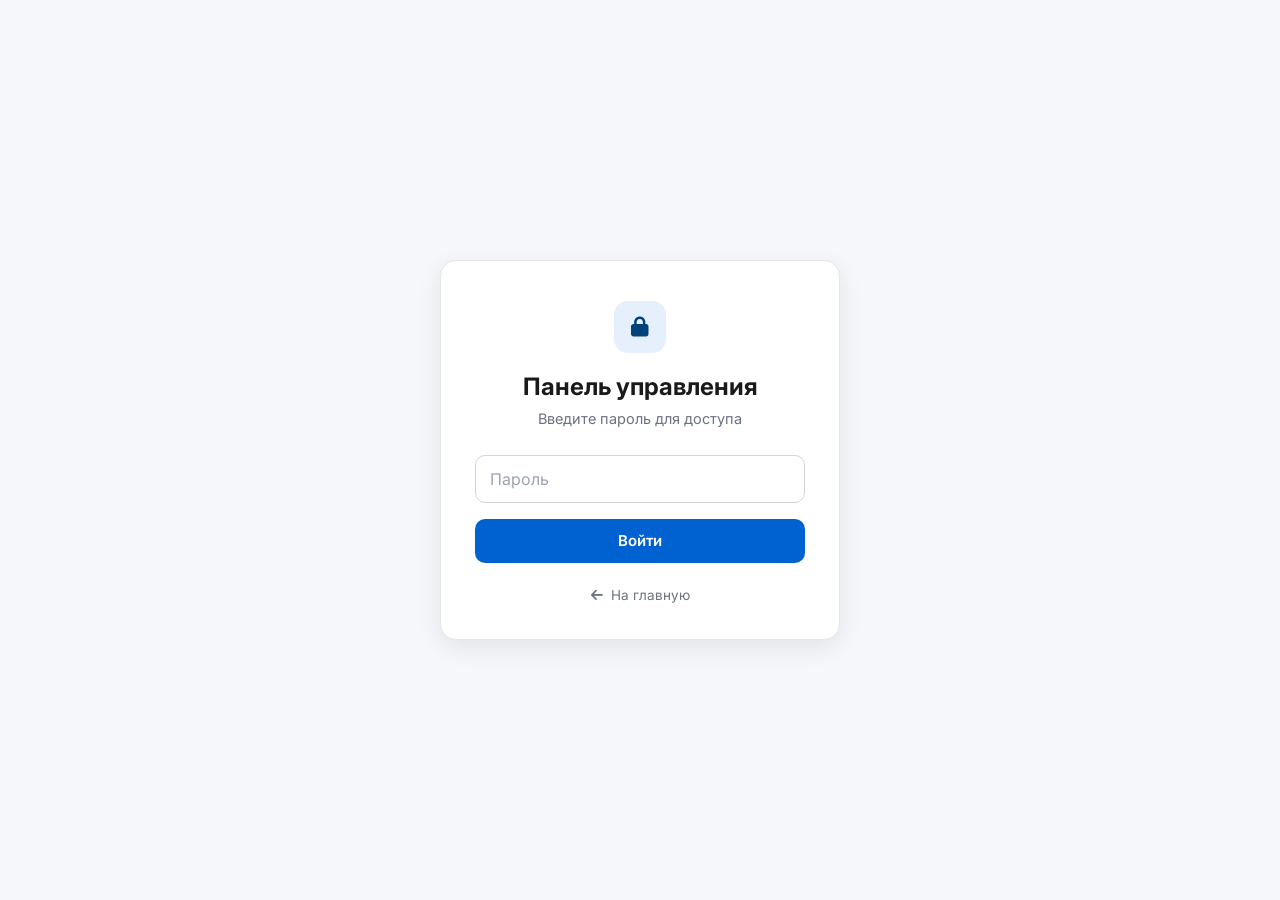
<file: admin.html>
<!DOCTYPE html>
<html lang="ru">
<head>
  <meta charset="UTF-8">
  <meta name="viewport" content="width=device-width, initial-scale=1.0">
  <meta name="theme-color" content="#00427A">
  <meta name="robots" content="noindex, nofollow">
  <title>Панель управления — УралWay</title>
  <link rel="preconnect" href="https://fonts.googleapis.com">
  <link rel="preconnect" href="https://fonts.gstatic.com" crossorigin>
  <link href="https://fonts.googleapis.com/css2?family=Inter:wght@400;500;600;700&display=swap" rel="stylesheet">
  <link rel="stylesheet" href="https://cdnjs.cloudflare.com/ajax/libs/font-awesome/6.5.1/css/all.min.css">
  <link rel="stylesheet" href="style.css">

  <!-- dataLayer для электронной коммерции Метрики: должен быть создан ДО счётчика -->
  <script>window.dataLayer = window.dataLayer || [];</script>

  <!-- Yandex.Metrika counter -->
    <!-- В админке запись сессий (Вебвизор), карта кликов и отслеживание ссылок отключены: в панели видны имена и телефоны пассажиров -->
  <script type="text/javascript">
    (function(m,e,t,r,i,k,a){m[i]=m[i]||function(){(m[i].a=m[i].a||[]).push(arguments)};
    m[i].l=1*new Date();
    for (var j = 0; j < document.scripts.length; j++) {if (document.scripts[j].src === r) { return; }}
    k=e.createElement(t),a=e.getElementsByTagName(t)[0],k.async=1,k.src=r,a.parentNode.insertBefore(k,a)})
    (window, document, "script", "https://mc.yandex.ru/metrika/tag.js", "ym");

    ym(114068100, "init", {
        clickmap:false,
            trackLinks:false,
            accurateTrackBounce:false,
            webvisor:false,
            ecommerce:"dataLayer"
    });
  </script>
  <!-- /Yandex.Metrika counter -->
</head>
<body class="admin-body">
  <!-- Yandex.Metrika noscript -->
  <noscript><div><img src="https://mc.yandex.ru/watch/114068100" style="position:absolute; left:-9999px;" alt="" /></div></noscript>
  <!-- /Yandex.Metrika noscript -->

  <!-- ВХОД -->
  <div class="admin-login" id="adminLogin">
    <form class="login-card" id="loginForm" autocomplete="off">
      <div class="login-card__icon"><i class="fa-solid fa-lock"></i></div>
      <h1 class="login-card__title">Панель управления</h1>
      <p class="login-card__subtitle">Введите пароль для доступа</p>
      <div class="field field--login"><input type="password" id="adminPassword" placeholder="Пароль"></div>
      <button type="submit" class="btn btn--cta btn--block">Войти</button>
      <p class="login-card__error" id="loginError" hidden>Неверный пароль.</p>
      <a href="index.html" class="login-card__back"><i class="fa-solid fa-arrow-left"></i> На главную</a>
    </form>
  </div>

  <!-- ПРИЛОЖЕНИЕ -->
  <div class="admin-app" id="adminApp" hidden>

    <!-- БОКОВОЕ МЕНЮ -->
    <aside class="admin-sidebar">
      <div class="admin-brand">
        <span class="admin-brand__icon"><i class="fa-solid fa-route"></i></span>
        <span class="admin-brand__text">УралWay<small>панель управления</small></span>
      </div>

      <nav class="admin-nav" aria-label="Разделы">
        <span class="admin-nav__label">Разделы</span>
        <button class="btn btn--cta tab-btn active" data-tab="bookings"><i class="fa-solid fa-ticket"></i><span>Заявки и рейсы</span></button>

        <button class="btn btn--outline tab-btn" data-tab="extra-services"><i class="fa-solid fa-box"></i><span>Доп. услуги</span></button>
        <button class="btn btn--outline tab-btn" data-tab="reviews"><i class="fa-solid fa-star"></i><span>Отзывы</span></button>
        <button class="btn btn--outline tab-btn" data-tab="banned"><i class="fa-solid fa-user-slash"></i><span>Бан-лист</span></button>
      </nav>

      <div class="admin-sidebar__foot">
        <a href="index.html" class="admin-sidebar__link" target="_blank"><i class="fa-solid fa-globe"></i><span>Открыть сайт</span></a>
        <button class="btn btn--gold-outline btn--sm" id="logoutBtn"><i class="fa-solid fa-right-from-bracket"></i><span>Выйти</span></button>
      </div>
    </aside>

    <!-- ОСНОВНАЯ ОБЛАСТЬ -->
    <main class="admin-main">
      <div class="admin-content">

        <!-- ДОБАВЛЕНИЕ И УПРАВЛЕНИЕ РЕЙСАМИ -->
        <div class="admin-split">
          <div class="admin-section tab-content active" id="tab-bookings">
            <h2 class="admin-section__title"><i class="fa-solid fa-plus"></i> Добавить цикл поездки</h2>
            <p class="admin-section__hint">Создаются два рейса: «Туда» и «Обратно». Водитель у них общий, у каждого рейса своя шкала занятости мест.</p>
            <form id="addAnnouncementForm" class="admin-form">
              <div class="field field--wide">
                <label>Номер водителя * (на оба рейса)</label>
                <select id="aDriverId" required>
                  <option value="1">Водитель 1 (Черный)</option>
                  <option value="2">Водитель 2 (Серебристый)</option>
                </select>
              </div>

              <div class="cycle-leg cycle-leg--forward">
                <h3 class="cycle-leg__title"><i class="fa-solid fa-arrow-right"></i> Туда <small>Магнитогорск ➔ Оренбург</small></h3>
                <div class="field"><label>Дата *</label><input type="date" id="aDate" required></div>
                <div class="field"><label>Время старта *</label><input type="text" id="aTime" required inputmode="numeric" autocomplete="off" maxlength="5" placeholder="ЧЧ:ММ" pattern="([01][0-9]|2[0-3]):[0-5][0-9]" title="Время в 24-часовом формате, например 09:00 или 16:30"></div>
                <div class="field field--wide"><label>Адрес старта *</label><input type="text" id="aAddress" required placeholder="г. Магнитогорск, Гостиный двор"></div>
              </div>

              <div class="cycle-leg cycle-leg--return">
                <h3 class="cycle-leg__title"><i class="fa-solid fa-arrow-left"></i> Обратно <small>Оренбург ➔ Магнитогорск</small></h3>
                <div class="field"><label>Дата * (может отличаться)</label><input type="date" id="aReturnDate" required></div>
                <div class="field"><label>Время старта *</label><input type="text" id="aReturnTime" required inputmode="numeric" autocomplete="off" maxlength="5" placeholder="ЧЧ:ММ" pattern="([01][0-9]|2[0-3]):[0-5][0-9]" title="Время в 24-часовом формате, например 09:00 или 16:30"></div>
                <div class="field field--wide"><label>Адрес старта *</label><input type="text" id="aReturnAddress" required placeholder="г. Оренбург, Автовокзал"></div>
              </div>

              <button type="submit" class="btn btn--cta admin-form__submit">Опубликовать цикл</button>
            </form>
          </div>

          <div class="admin-section tab-content active" id="tab-trips">
            <h2 class="admin-section__title"><i class="fa-solid fa-bus"></i> Управление рейсами</h2>
            <p class="admin-section__hint">Рейсы «Туда» и «Обратно» с загрузкой по участкам.</p>
            <div id="adminTripsList" class="admin-trips-list"></div>
          </div>
        </div>

        <!-- РУЧНАЯ ЗАЯВКА (клиент позвонил) -->
        <div class="admin-section tab-content active" id="tab-manual-booking" style="margin-bottom: 36px;">
          <h2 class="admin-section__title"><i class="fa-solid fa-phone-volume"></i> Заявка по звонку</h2>
          <p class="admin-section__hint">Для клиентов, которые бронируют по телефону. Заявка попадёт в общий список и будет передана в Яндекс.Метрику как офлайн-визит. Перед записью получите согласие клиента на обработку персональных данных.</p>
          <form id="manualBookingForm" class="admin-form" autocomplete="off">
            <div class="field"><label>Имя клиента *</label><input type="text" id="mbName" required maxlength="100"></div>
            <div class="field"><label>Телефон *</label><input type="tel" id="mbPhone" required placeholder="+7 (___) ___-__-__"></div>
            <div class="field"><label>Email (необязательно)</label><input type="email" id="mbEmail"></div>
            <div class="field"><label>Рейс *</label><select id="mbTrip" required><option value="">Выберите рейс...</option></select></div>
            <div class="field"><label>Откуда *</label><select id="mbFrom" required></select></div>
            <div class="field"><label>Куда *</label><select id="mbTo" required></select></div>
            <div class="field"><label>Мест *</label>
              <select id="mbSeats">
                <option>1</option><option>2</option><option>3</option><option>4</option><option>5</option><option>6</option><option>7</option><option>8</option>
              </select>
            </div>
            <div class="field"><label>Точка посадки *</label><select id="mbStop" disabled><option value="">Сначала выберите «Откуда»</option></select></div>
            <div class="field field--wide"><label>Комментарий</label><input type="text" id="mbComment" maxlength="300"></div>
            <div class="manual-footer">
              <span>Стоимость: <strong id="mbPrice">0 ₽</strong></span>
              <span class="seats-hint" id="mbHint"></span>
            </div>
            <button type="submit" class="btn btn--cta admin-form__submit" id="mbSubmit">Создать заявку</button>
          </form>
        </div>

        <!-- ЗАЯВКИ -->
        <div class="tab-content active" id="tab-bookings-table">
          <h1 class="admin-title">Панель управления заявками</h1>
          <div class="stats">
            <div class="stat-card">
              <div class="stat-card__icon"><i class="fa-solid fa-layer-group"></i></div>
              <span class="stat-card__num" id="statTotal">0</span><span class="stat-card__label">Всего</span>
            </div>
            <div class="stat-card stat-card--new">
              <div class="stat-card__icon"><i class="fa-solid fa-bell"></i></div>
              <span class="stat-card__num" id="statNew">0</span><span class="stat-card__label">Новых</span>
            </div>
            <div class="stat-card stat-card--confirmed">
              <div class="stat-card__icon"><i class="fa-solid fa-circle-check"></i></div>
              <span class="stat-card__num" id="statConfirmed">0</span><span class="stat-card__label">Подтверждено</span>
            </div>
            <div class="stat-card stat-card--cancelled">
              <div class="stat-card__icon"><i class="fa-solid fa-circle-xmark"></i></div>
              <span class="stat-card__num" id="statCancelled">0</span><span class="stat-card__label">Отменено</span>
            </div>
          </div>
          <div class="table-wrap">
            <table class="admin-table">
              <thead>
                <tr>
                  <th>ID</th><th>Имя</th><th>Телефон</th><th>Рейс</th><th>Маршруты</th><th>Мест</th><th>Сумма</th><th>Статус</th><th>Действия</th>
                </tr>
              </thead>
              <tbody id="appsTableBody"></tbody>
            </table>
            <p class="table-empty" id="tableEmpty" hidden>Заявок нет.</p>
          </div>
        </div>

        <!-- ДОП. УСЛУГИ: ТРАНСФЕР И ПОСЫЛКИ -->
        <div class="admin-section tab-content" id="tab-extra-services" style="display: none; margin-bottom: 30px;">
          <h2 class="admin-section__title"><i class="fa-solid fa-box"></i> Дополнительные услуги</h2>
          <p class="admin-section__hint">Трансфер — аренда авто в любой город. Посылка — попутная доставка по маршруту: отправитель не бронирует место и не едет сам.</p>
          <form id="extraServiceForm" class="admin-form" autocomplete="off" novalidate>
            <div class="seg-switch" role="radiogroup" aria-label="Тип услуги">
              <input type="radio" name="esType" id="esTypeTransfer" value="transfer" checked>
              <label for="esTypeTransfer"><i class="fa-solid fa-car"></i> Трансфер</label>
              <input type="radio" name="esType" id="esTypeParcel" value="parcel">
              <label for="esTypeParcel"><i class="fa-solid fa-box"></i> Посылка</label>
            </div>

            <div class="field"><label id="esNameLabel" for="esName">Имя клиента *</label><input type="text" id="esName" maxlength="100"></div>
            <div class="field"><label id="esPhoneLabel" for="esPhone">Телефон клиента *</label><input type="tel" id="esPhone" placeholder="+7 (___) ___-__-__"></div>

            <!-- Трансфер: любые города и адреса -->
            <div class="field es-transfer-only"><label for="esFromText">Откуда (город) *</label><input type="text" id="esFromText" maxlength="255" placeholder="Например, Магнитогорск"></div>
            <div class="field es-transfer-only"><label for="esToText">Куда (город) *</label><input type="text" id="esToText" maxlength="255" placeholder="Любой город РФ"></div>

            <!-- Посылка: города маршрута -->
            <div class="field es-parcel-only" hidden><label for="esFromSel">Откуда (город маршрута) *</label><select id="esFromSel"></select></div>
            <div class="field es-parcel-only" hidden><label for="esToSel">Куда (город маршрута) *</label><select id="esToSel"></select></div>
            <div class="field field--wide es-parcel-only" hidden><label for="esDelivery">Точный адрес доставки *</label><input type="text" id="esDelivery" maxlength="500" placeholder="Например, Оренбург, ресторан «Сыр», ул. Салмышская 17"></div>

            <div class="field"><label for="esDate">Дата *</label><input type="date" id="esDate"></div>
            <div class="field"><label for="esAmount">Стоимость, ₽ *</label><input type="number" id="esAmount" min="0" step="1" inputmode="numeric" placeholder="0"></div>
            <div class="field field--wide"><label for="esComment">Комментарий</label><input type="text" id="esComment" maxlength="1000"></div>

            <button type="submit" class="btn btn--cta admin-form__submit" id="esSubmit">Добавить услугу</button>
          </form>
        </div>

        <div class="tab-content" id="tab-extra-services-table" style="display: none;">
          <h1 class="admin-title">Все дополнительные услуги</h1>
          <div class="table-wrap">
            <table class="admin-table">
              <thead>
                <tr>
                  <th>Тип</th><th>Клиент</th><th>Телефон</th><th>Маршрут</th><th>Адрес доставки</th><th>Дата</th><th>Сумма</th>
                </tr>
              </thead>
              <tbody id="extraServicesTableBody"></tbody>
            </table>
            <p class="table-empty" id="extraServicesEmpty" hidden>Услуг пока нет.</p>
          </div>
          <p class="extra-summary" id="extraServicesSummary"></p>
        </div>

        <!-- ОТЗЫВЫ (модерация) -->
        <div class="tab-content" id="tab-reviews-table" style="display: none;">
          <h1 class="admin-title">Отзывы клиентов</h1>
          <div class="table-wrap">
            <table class="admin-table">
              <thead>
                <tr><th>Дата</th><th>Имя</th><th>Оценка</th><th>Отзыв</th><th>Действия</th></tr>
              </thead>
              <tbody id="reviewsTableBody"></tbody>
            </table>
            <p class="table-empty" id="reviewsEmpty" hidden>Отзывов пока нет.</p>
          </div>
        </div>

        <!-- БАН-ЛИСТ -->
        <div class="tab-content" id="tab-banned-table" style="display: none;">
          <h1 class="admin-title">Забаненные пользователи</h1>
          <div class="table-wrap">
            <table class="admin-table">
              <thead>
                <tr>
                  <th>ID</th><th>Имя</th><th>Телефон</th><th>Email</th><th>Причина бана</th><th>Действия</th>
                </tr>
              </thead>
              <tbody id="bannedTableBody"></tbody>
            </table>
            <p class="table-empty" id="bannedTableEmpty" hidden>Забаненных пользователей нет.</p>
          </div>
        </div>

      </div>
    </main>
  </div>

  <script src="script.js"></script>
</body>
</html>
</file>
<file: style.css>
/* =========================================================
   УралWay — «Утилитарный минимализм»
   Белый и светло-серый фон · глубокий синий бренд · яркий синий для действий
   Шрифт: Inter. Тени лёгкие, формы чистые.
   ========================================================= */

:root{
  --white:#FFFFFF;
  --bg:#FFFFFF;
  --bg-alt:#F5F7FA;

  --brand:#00427A;            /* глубокий синий — бренд */
  --brand-dark:#002A4D;       /* футер */
  --primary:#0062D1;          /* кнопки действия */
  --primary-hover:#0053B3;
  --primary-soft:#E6F0FC;
  --success:#00A651;
  --success-soft:#E3F5EB;

  --text:#1A1A1A;             /* заголовки и основной текст */
  --muted:#6B7280;            /* второстепенный текст */
  --line:#E5E7EB;             /* границы полей */
  --line-strong:#D1D5DB;

  --accent:#F5B301;           /* звёзды отзывов (эту переменную использует script.js) */
  --danger:#D92D20;
  --err:#D92D20;
  --warning:#B54708;
  --info:#0062D1;

  --shadow:0 4px 12px rgba(0,0,0,.05);
  --shadow-md:0 8px 24px rgba(0,0,0,.08);
  --radius:12px;
  --radius-sm:8px;
  --t:.2s ease;
  --font:'Inter', system-ui, -apple-system, 'Segoe UI', Roboto, Arial, sans-serif;
}

/* ---------- База ---------- */
*,*::before,*::after{ box-sizing:border-box; }
html{ scroll-behavior:smooth; -webkit-text-size-adjust:100%; overflow-x:hidden; max-width:100%; }
body{
  margin:0; font-family:var(--font); font-size:16px; line-height:1.6; color:var(--text);
  background:var(--bg); -webkit-font-smoothing:antialiased; overflow-x:hidden; max-width:100%;
}
img,svg{ max-width:100%; display:block; }
a{ color:inherit; text-decoration:none; transition:color var(--t); }
ul{ list-style:none; margin:0; padding:0; }
h1,h2,h3,h4{ margin:0; font-family:var(--font); font-weight:700; line-height:1.2; color:var(--text); }
p{ margin:0; }
button{ font-family:inherit; cursor:pointer; border:none; background:none; color:inherit; }
input,select,textarea{ font-family:inherit; font-size:16px; }
section[id]{ scroll-margin-top:84px; }
:focus-visible{ outline:2px solid var(--primary); outline-offset:2px; border-radius:4px; }
::selection{ background:var(--primary); color:#fff; }

.container{ width:100%; max-width:1180px; margin:0 auto; padding:0 24px; }

/* ---------- Кнопки ---------- */
.btn{
  display:inline-flex; align-items:center; justify-content:center; gap:8px;
  min-height:44px; padding:11px 22px; border-radius:10px;
  font-size:15px; font-weight:600; line-height:1.2; white-space:nowrap;
  transition:background var(--t), color var(--t), border-color var(--t), box-shadow var(--t);
}
.btn--cta,
.btn--submit{ color:#fff; background:var(--primary); }
.btn--cta:hover,
.btn--submit:hover:not(:disabled){ background:var(--primary-hover); }
.btn--submit{ min-height:52px; padding:14px 34px; font-size:16px; }
.btn--submit:disabled{ background:#E5E7EB; color:#9CA3AF; cursor:not-allowed; }
.btn--outline{ color:var(--text); background:#fff; border:1px solid var(--line-strong); }
.btn--outline:hover{ border-color:var(--primary); color:var(--primary); }
.btn--gold-outline{ color:var(--brand); background:#fff; border:1px solid var(--line-strong); }
.btn--gold-outline:hover{ border-color:var(--brand); background:var(--primary-soft); }
.btn--sm{ min-height:38px; padding:8px 16px; font-size:14px; }
.btn--lg{ min-height:52px; padding:14px 28px; font-size:16px; }
.btn--block{ width:100%; }
.btn--icon{ width:44px; height:44px; min-height:0; padding:0; flex-shrink:0; }
.btn--danger{ color:var(--danger); background:#fff; border:1px solid #F3C1BC; }
.btn--danger:hover:not(:disabled){ background:var(--danger); border-color:var(--danger); color:#fff; }
.btn--danger:disabled{ opacity:.4; cursor:not-allowed; }
.btn:disabled{ cursor:not-allowed; }

/* ---------- Шапка ---------- */
.site-header{ position:sticky; top:0; z-index:200; background:#fff; border-bottom:1px solid var(--line); }
.header-main__inner{ display:flex; align-items:center; gap:24px; min-height:68px; }
.logo{ display:inline-flex; align-items:center; gap:12px; flex-shrink:0; }
.logo__icon{ width:38px; height:38px; border-radius:10px; display:grid; place-items:center; font-size:16px; color:#fff; background:var(--brand); }
.logo__text{ display:flex; flex-direction:column; font-size:20px; font-weight:700; color:var(--brand); line-height:1; }
.logo__text small{ margin-top:4px; font-size:11px; font-weight:500; color:var(--muted); }

.main-nav{ flex:1; }
.main-nav__list{ display:flex; flex-wrap:nowrap; gap:2px; }
.main-nav__list a{ display:block; white-space:nowrap; padding:8px 10px; border-radius:8px; font-size:14.5px; font-weight:500; color:var(--muted); }
.main-nav__list a:hover{ color:var(--text); background:var(--bg-alt); }

.header-contacts{ display:flex; align-items:center; flex-shrink:0; }
.contact-item{ display:inline-flex; align-items:center; gap:8px; font-size:13.5px; color:var(--muted); }
.contact-item i{ color:var(--brand); font-size:13px; }
.contact-item--phone span{ font-weight:600; color:var(--text); }
.phones-stack{ display:flex; flex-direction:column; gap:1px; line-height:1.35; }
.phones-stack a{ color:inherit; white-space:nowrap; }
.phones-stack a:hover{ color:var(--primary); }
.header-actions{ display:flex; align-items:center; gap:10px; }

.burger{ display:none; flex-direction:column; justify-content:center; gap:5px; width:44px; height:44px; padding:0 11px; border:1px solid var(--line-strong); border-radius:10px; background:#fff; }
.burger span{ display:block; height:2px; background:var(--text); border-radius:2px; transition:transform var(--t), opacity var(--t); }
.burger.is-active span:nth-child(1){ transform:translateY(7px) rotate(45deg); }
.burger.is-active span:nth-child(2){ opacity:0; }
.burger.is-active span:nth-child(3){ transform:translateY(-7px) rotate(-45deg); }

/* ---------- Заголовки секций ---------- */
.section-title{ font-size:clamp(1.6rem, 2.6vw, 2.1rem); letter-spacing:-.01em; margin-bottom:28px; }
.section-title--left{ margin-bottom:8px; }
.section-title--dark i{ margin-right:10px; color:var(--brand); font-size:.8em; }
.section-lead{ max-width:560px; margin-bottom:28px; color:var(--muted); }

.announcements-section,.booking,.routes-section,.drivers-section,.reviews,.services-section{ padding:clamp(48px, 7vw, 84px) 0; }
.section--gray{ background:var(--bg-alt); }

/* ---------- Hero с формой поиска ---------- */
.hero{
  position:relative; isolation:isolate; overflow:hidden; color:#fff;
  padding:clamp(48px, 8vw, 104px) 0 clamp(36px, 6vw, 72px);
  background:linear-gradient(135deg, #00427A, #0A5CA8);
}
.hero__media{ position:absolute; inset:0; z-index:-1; }
.hero-slider{ position:absolute; inset:0; }
.hero-slider__viewport{ position:absolute; inset:0; }
.hero-slider__viewport::after{ content:""; position:absolute; inset:0; pointer-events:none; background:linear-gradient(180deg, rgba(0,34,66,.78), rgba(0,52,96,.58)); }
.hero-slider__slide{ position:absolute; inset:0; width:100%; height:100%; object-fit:cover; font-size:0; color:transparent; opacity:0; transition:opacity .8s ease; }
.hero-slider__slide.is-active{ opacity:1; }
.hero-slider__arrow{
  position:absolute; bottom:18px; z-index:3; width:40px; height:40px; border-radius:50%;
  display:grid; place-items:center; font-size:12px; color:#fff;
  background:rgba(255,255,255,.16); border:1px solid rgba(255,255,255,.35);
  transition:background var(--t);
}
.hero-slider__arrow--prev{ right:72px; }
.hero-slider__arrow--next{ right:24px; }
.hero-slider__arrow:hover{ background:rgba(255,255,255,.3); }
.hero-slider__dots{ position:absolute; z-index:3; left:24px; bottom:34px; display:flex; gap:8px; }
.hero-slider__dot{ width:22px; height:4px; border-radius:4px; background:rgba(255,255,255,.45); }
.hero-slider__dot.is-active{ width:36px; background:#fff; }

.hero__inner{ position:relative; pointer-events:none; }
.hero__inner > *{ pointer-events:auto; }
.hero__title{ max-width:820px; margin-bottom:12px; font-size:clamp(2rem, 4.6vw, 3.4rem); font-weight:700; letter-spacing:-.02em; color:#fff; text-wrap:balance; }
.hero__lead{ max-width:560px; margin-bottom:30px; font-size:17px; color:rgba(255,255,255,.88); }

.search-card{ padding:20px; background:#fff; border-radius:16px; box-shadow:var(--shadow-md); color:var(--text); }
.search-card__grid{ display:grid; grid-template-columns:1.25fr 1.25fr 1fr .8fr auto; gap:12px; align-items:end; }
.sfield{ display:flex; flex-direction:column; gap:6px; min-width:0; }
.sfield label{ font-size:12.5px; font-weight:600; color:var(--muted); }
.sfield select,.sfield input{
  width:100%; height:52px; padding:0 14px; color:var(--text); background:#fff;
  border:1px solid var(--line-strong); border-radius:10px; outline:none;
  transition:border-color var(--t), box-shadow var(--t);
}
.sfield select{ appearance:none; -webkit-appearance:none; cursor:pointer; padding-right:38px; background-image:url("data:image/svg+xml,%3Csvg xmlns='http://www.w3.org/2000/svg' width='12' height='8' viewBox='0 0 12 8' fill='none'%3E%3Cpath d='M1 1.5l5 5 5-5' stroke='%236B7280' stroke-width='1.6' stroke-linecap='round' stroke-linejoin='round'/%3E%3C/svg%3E"); background-repeat:no-repeat; background-position:right 14px center; }
.sfield select:focus,.sfield input:focus{ border-color:var(--primary); box-shadow:0 0 0 3px rgba(0,98,209,.15); }
.search-card__msg{ min-height:0; margin-top:10px; font-size:13.5px; color:var(--danger); }
.search-card__msg:empty{ display:none; }
.search-card__msg.is-info{ color:var(--brand); }

.hero__list{ display:flex; flex-wrap:wrap; gap:8px 22px; margin-top:22px; }
.hero__list li{ font-size:14px; color:rgba(255,255,255,.9); }
.hero__list i{ margin-right:6px; font-size:11px; color:#7DD9A8; }

/* ---------- Поля формы ---------- */
.field{ display:flex; flex-direction:column; gap:6px; position:relative; min-width:0; }
.field label{ font-size:13px; font-weight:600; color:var(--text); }
.field input,.field select,.field textarea{
  width:100%; min-height:48px; padding:12px 14px; color:var(--text); background:#fff;
  border:1px solid var(--line-strong); border-radius:10px; outline:none;
  transition:border-color var(--t), box-shadow var(--t);
}
.field input::placeholder,.field textarea::placeholder{ color:#9CA3AF; }
.field input:hover,.field select:hover,.field textarea:hover{ border-color:#9CA3AF; }
.field input:focus,.field select:focus,.field textarea:focus{ border-color:var(--primary); box-shadow:0 0 0 3px rgba(0,98,209,.15); }
.field textarea{ resize:vertical; min-height:96px; }
.field select{
  appearance:none; -webkit-appearance:none; cursor:pointer; padding-right:40px;
  background-image:url("data:image/svg+xml,%3Csvg xmlns='http://www.w3.org/2000/svg' width='12' height='8' viewBox='0 0 12 8' fill='none'%3E%3Cpath d='M1 1.5l5 5 5-5' stroke='%236B7280' stroke-width='1.6' stroke-linecap='round' stroke-linejoin='round'/%3E%3C/svg%3E");
  background-repeat:no-repeat; background-position:right 14px center;
}
.field select:disabled{ background-color:#F3F4F6; color:#9CA3AF; cursor:not-allowed; }
.field select option:disabled{ color:#9CA3AF; }
.field input[readonly]{ background:#F3F4F6; color:var(--muted); cursor:not-allowed; }
.field input[type="date"],.field input[type="time"]{ color-scheme:light; }
.field__error{ display:none; font-size:12.5px; color:var(--danger); }
.field.has-error input,.field.has-error select,.field.has-error textarea{ border-color:var(--danger); box-shadow:0 0 0 3px rgba(217,45,32,.1); }
.field.has-error .field__error{ display:block; }
.field--wide{ grid-column:1 / -1; }

/* ---------- Ближайшие рейсы ---------- */
.announcements-grid{ display:grid; grid-template-columns:repeat(auto-fill, minmax(300px, 1fr)); gap:20px; }
.empty-msg{ grid-column:1 / -1; padding:36px 0; text-align:center; color:var(--muted); }
.announcement-card{
  display:flex; flex-direction:column; gap:8px; padding:22px;
  background:#fff; border:1px solid var(--line); border-radius:var(--radius); box-shadow:var(--shadow);
  transition:border-color var(--t), box-shadow var(--t);
}
.announcement-card:hover{ border-color:#BFD6F2; box-shadow:var(--shadow-md); }
.announcement-card h3{ display:flex; align-items:center; gap:10px; font-size:22px; font-weight:700; letter-spacing:-.01em; }
.announcement-card h3 i{ font-size:15px; color:var(--brand); }
.announcement-card p{ display:flex; align-items:flex-start; gap:8px; font-size:14px; line-height:1.5; color:var(--muted); }
.announcement-card p i{ width:16px; margin-top:3px; font-size:13px; color:#9CA3AF; text-align:center; }
.announcement-card .trip-dir{ font-size:15px; font-weight:600; color:var(--brand); }
.announcement-card .trip-dir i{ color:var(--brand); }
/* водитель, авто, номер и справки есть в блоке «Водители» — в карточке рейса не дублируем */
.announcement-card p:nth-of-type(n+3){ display:none; }
.seats-visualization{ display:none; }
.minivan-layout,.seats-info,.seats-count,.seats-status,.seat{ display:none; }

.trip-footer{ display:flex; align-items:flex-end; justify-content:space-between; gap:12px; margin-top:8px; padding-top:14px; border-top:1px solid var(--line); }
.trip-price{ display:flex; flex-direction:column; gap:2px; }
.trip-price b{ font-size:20px; font-weight:700; color:var(--text); }
.trip-price small{ font-size:12px; color:var(--muted); }
.trip-seats{ padding:6px 12px; border-radius:999px; font-size:13px; font-weight:600; white-space:nowrap; color:var(--success); background:var(--success-soft); }
.trip-seats:empty{ display:none; }
.trip-seats.is-low{ color:var(--warning); background:#FEF3C7; }
.trip-seats.is-none{ color:var(--danger); background:#FDE8E6; }

/* ---------- Форма бронирования ---------- */
.booking-form{ padding:clamp(20px, 3.5vw, 36px); background:#fff; border:1px solid var(--line); border-radius:var(--radius); box-shadow:var(--shadow); }
.booking-form__grid,.main-info-grid{ display:grid; grid-template-columns:repeat(3, 1fr); gap:18px; }

.passengers-header{ display:flex; flex-wrap:wrap; align-items:center; justify-content:space-between; gap:16px; margin:32px 0 16px; padding-top:28px; border-top:1px solid var(--line); }
.passengers-header__left{ display:flex; flex-wrap:wrap; align-items:center; gap:20px; }
.passengers-header h3{ font-size:20px; margin:0; }

.total-passengers-counter{ min-width:170px; padding:8px 14px; background:var(--bg-alt); border:1px solid var(--line); border-radius:10px; }
.counter-header{ display:flex; align-items:baseline; gap:6px; font-size:13px; }
.counter-label,.counter-limit{ color:var(--muted); }
.counter-value{ font-size:18px; font-weight:700; color:var(--brand); }
.counter-bar{ height:4px; margin-top:6px; background:#E5E7EB; border-radius:4px; overflow:hidden; }
.counter-bar-fill{ height:100%; background:var(--primary); border-radius:4px; transition:width .4s ease, background .3s; }
.total-passengers-counter.is-full .counter-bar-fill{ background:var(--danger); }
.total-passengers-counter.is-full .counter-value{ color:var(--danger); }

#passengersContainer{ display:grid; gap:12px; }
.passenger-row{
  display:grid; grid-template-columns:1.2fr 1.2fr 110px minmax(90px, auto) 44px; align-items:end; gap:14px;
  padding:16px; background:var(--bg-alt); border:1px solid var(--line); border-radius:var(--radius);
}
.passenger-row .field{ max-width:none !important; }
.passenger-row .stop-field{ grid-column:1 / -1; }
.row-price-preview{ padding-bottom:10px; font-size:20px; font-weight:700; color:var(--brand); text-align:right; white-space:nowrap; }
.row-price-preview.is-notfound{ font-size:13px; font-weight:600; line-height:1.3; color:var(--danger); white-space:normal; }
.seats-hint{ font-size:12.5px; font-weight:600; line-height:1.4; }
.seats-hint:empty{ display:none; }
.seats-hint.is-ok{ color:var(--success); }
.seats-hint.is-low{ color:var(--warning); }
.seats-hint.is-full,.seats-hint.is-over{ color:var(--danger); }

.booking-form__footer{ display:flex; align-items:center; justify-content:space-between; flex-wrap:wrap; gap:20px; margin-top:28px; padding-top:24px; border-top:1px solid var(--line); }
.total-calc{ display:flex; align-items:baseline; flex-wrap:wrap; gap:10px; }
.total-calc span{ font-size:14px; color:var(--muted); }
.total-calc strong{ font-size:34px; font-weight:700; letter-spacing:-.02em; color:var(--text); line-height:1; }
.total-distance-display{ font-size:13px; color:var(--muted); }
.booking-form__note{ display:flex; align-items:center; justify-content:center; gap:8px; margin-top:18px; font-size:13px; color:var(--muted); }
.booking-form__note i{ color:var(--success); }

/* ---------- Маршруты и цены ---------- */
.routes__grid{ display:grid; gap:24px; }
.route-card{ padding:clamp(20px, 3.5vw, 32px); background:#fff; border:1px solid var(--line); border-radius:var(--radius); box-shadow:var(--shadow); }
.route-card__title{ display:flex; align-items:center; flex-wrap:wrap; gap:10px; margin-bottom:22px; font-size:clamp(1.25rem, 2.2vw, 1.6rem); }
.route-card__title i{ font-size:.6em; color:var(--brand); }
.route-total-distance{ font-size:.55em; font-weight:500; color:var(--muted); }
.route-path{ display:flex; flex-wrap:wrap; align-items:flex-end; gap:10px 2px; padding-bottom:24px; margin-bottom:24px; border-bottom:1px solid var(--line); }
.route-city{ padding:6px 14px; font-size:14px; font-weight:600; color:var(--text); background:var(--bg-alt); border:1px solid var(--line); border-radius:999px; }
.route-path > .route-city:first-child,.route-path > .route-city:last-child{ color:var(--brand); background:var(--primary-soft); border-color:#BFD6F2; }
.route-connector{ display:inline-flex; flex-direction:column; align-items:center; padding:0 6px; }
.route-connector .route-distance{ font-size:11px; }
.route-connector .route-arrow{ font-size:10px; color:#9CA3AF; }
.route-distance{ font-size:12px; font-weight:500; color:var(--muted); white-space:nowrap; }
.route-prices-grid{ display:grid; grid-template-columns:repeat(auto-fill, minmax(290px, 1fr)); gap:16px; }
.price-card{ padding:20px; background:var(--bg-alt); border:1px solid var(--line); border-radius:var(--radius); }
.price-card__title{ margin-bottom:8px; font-size:17px; color:var(--brand); }
.price-table{ width:100%; border-collapse:collapse; }
.price-table tr{ border-bottom:1px solid var(--line); }
.price-table tr:last-child{ border-bottom:none; }
.price-table td{ padding:9px 0; font-size:14px; color:var(--text); vertical-align:baseline; }
.price-table td:last-child{ padding-left:12px; text-align:right; white-space:nowrap; font-weight:700; font-variant-numeric:tabular-nums; }

/* ---------- Водители ---------- */
.drivers-grid{ display:grid; grid-template-columns:repeat(auto-fit, minmax(300px, 1fr)); gap:20px; max-width:880px; }
.driver-card{ display:flex; gap:18px; align-items:center; padding:18px; background:#fff; border:1px solid var(--line); border-radius:var(--radius); box-shadow:var(--shadow); }
.driver-photos{ display:flex; flex-direction:column; gap:8px; flex-shrink:0; }
.photo-placeholder{ width:64px; height:64px; border-radius:12px; display:grid; place-items:center; font-size:22px; color:var(--brand); background:var(--primary-soft); }
.driver-photos .photo-placeholder:last-child{ width:64px; height:40px; font-size:16px; color:var(--muted); background:var(--bg-alt); }
.driver-info{ min-width:0; }
.driver-info h3{ margin-bottom:10px; font-size:18px; }
.driver-info p{ display:flex; align-items:flex-start; gap:10px; margin-bottom:4px; font-size:14px; color:var(--muted); }
.driver-info i{ width:16px; margin-top:4px; font-size:12px; color:#9CA3AF; text-align:center; }
.driver-info span{ font-weight:600; color:var(--text); }

/* ---------- Отзывы ---------- */
.reviews-summary{ display:flex; align-items:center; justify-content:space-between; gap:20px; margin-bottom:24px; padding:20px 24px; background:#fff; border:1px solid var(--line); border-radius:var(--radius); box-shadow:var(--shadow); }
.reviews-summary__score{ display:flex; align-items:center; flex-wrap:wrap; gap:14px; }
.reviews-summary__num{ font-size:40px; font-weight:700; letter-spacing:-.02em; line-height:1; }
.reviews-summary__count{ font-size:14px; color:var(--muted); }
.stars-outer{ position:relative; display:inline-block; font-size:22px; letter-spacing:2px; line-height:1; color:#E5E7EB; }
.stars-inner{ position:absolute; top:0; left:0; overflow:hidden; white-space:nowrap; color:var(--accent); }
.reviews__grid{ display:grid; grid-template-columns:repeat(3, 1fr); gap:20px; }
.review-card{ display:flex; flex-direction:column; padding:24px; background:#fff; border:1px solid var(--line); border-radius:var(--radius); box-shadow:var(--shadow); }
.review-card__stars{ margin-bottom:12px; font-size:15px; letter-spacing:2px; color:var(--accent); }
.review-card__text{ flex-grow:1; margin-bottom:18px; font-size:15px; line-height:1.65; color:var(--text); }
.review-card__meta{ display:flex; align-items:center; justify-content:space-between; gap:12px; padding-top:14px; border-top:1px solid var(--line); font-size:13px; }
.review-card__name{ font-weight:600; }
.review-card__date{ color:var(--muted); }
.reviews__more{ margin-top:24px; text-align:center; }

/* ---------- Доп. услуги ---------- */
.services-extra-grid{ display:grid; grid-template-columns:1fr 1fr; gap:20px; }
.service-extra-card{ display:flex; flex-direction:column; padding:clamp(22px, 3vw, 32px); background:#fff; border:1px solid var(--line); border-radius:var(--radius); box-shadow:var(--shadow); }
.service-extra-icon{ width:48px; height:48px; margin-bottom:18px; border-radius:12px; display:grid; place-items:center; font-size:20px; color:var(--brand); background:var(--primary-soft); }
.service-extra-title{ margin-bottom:6px; font-size:20px; letter-spacing:.01em; }
.service-extra-subtitle{ margin-bottom:12px; font-size:14.5px; font-weight:600; color:var(--brand); }
.service-extra-desc{ margin-bottom:16px; font-size:14.5px; color:var(--muted); }
.service-extra-list{ display:grid; gap:8px; margin-bottom:22px; }
.service-extra-list li{ display:flex; align-items:flex-start; gap:10px; font-size:14.5px; }
.service-extra-list li i{ margin-top:6px; font-size:10px; color:var(--success); }
.service-extra-list--emoji .emoji{ font-size:16px; line-height:1.5; }
.service-phone-box{ margin-top:auto; padding:14px 16px; font-size:13.5px; color:var(--muted); background:var(--bg-alt); border:1px solid var(--line); border-radius:10px; }
.service-phone-box a{ display:inline-block; margin-top:4px; font-size:18px; font-weight:700; color:var(--primary); }
.service-phone-box a:hover{ color:var(--primary-hover); }

/* ---------- Футер ---------- */
.site-footer{ padding:clamp(48px, 7vw, 72px) 0 0; color:rgba(255,255,255,.72); background:var(--brand-dark); }
.footer__grid{ display:grid; grid-template-columns:1.1fr 1.3fr .8fr; gap:clamp(28px, 5vw, 64px); padding-bottom:44px; }
.site-footer .logo__icon{ background:rgba(255,255,255,.12); }
.site-footer .logo__text{ color:#fff; }
.site-footer .logo__text small{ color:rgba(255,255,255,.6); }
.logo--footer{ margin-bottom:18px; }
.footer__about{ max-width:34ch; font-size:14.5px; }
.footer__title{ margin-bottom:18px; font-size:16px; color:#fff; }
.footer__list li{ display:flex; align-items:flex-start; gap:10px; margin-bottom:12px; font-size:14.5px; }
.footer__list i{ width:14px; margin-top:5px; font-size:13px; color:#7FB2E5; flex-shrink:0; }
.footer__list svg{ color:#7FB2E5; }
.footer__list a:hover{ color:#fff; }
.footer__list--nav li{ display:block; margin-bottom:10px; }
.footer__list--nav a{ color:rgba(255,255,255,.72); }
.footer-route{ margin-top:26px; }
.footer-route__title{ margin-bottom:14px; font-size:13px; font-weight:600; color:rgba(255,255,255,.6); }
.footer-route__track{ display:flex; overflow-x:auto; padding-bottom:10px; }
.footer-route__track::-webkit-scrollbar{ height:3px; }
.footer-route__track::-webkit-scrollbar-thumb{ background:#4F83B8; border-radius:3px; }
.footer-route__point{ position:relative; display:flex; flex-direction:column; align-items:center; gap:8px; min-width:92px; flex-shrink:0; }
.footer-route__point:not(:last-child)::after{ content:""; position:absolute; top:calc(1.5em + 8px + 4px); left:50%; width:100%; height:1px; background:rgba(255,255,255,.25); }
.footer-route__city{ font-size:12px; color:#fff; white-space:nowrap; }
.footer-route__dot{ position:relative; z-index:1; width:9px; height:9px; border-radius:50%; background:#7FB2E5; box-shadow:0 0 0 4px rgba(127,178,229,.2); }
.footer-route__dist{ font-size:11px; color:rgba(255,255,255,.55); }
.footer-route__total{ margin-top:8px; font-size:13px; color:#fff; }
.footer__bottom{ padding:22px 0 30px; text-align:center; font-size:13px; color:rgba(255,255,255,.55); border-top:1px solid rgba(255,255,255,.12); }


/* ---------- Плавающая панель ---------- */
.social-sidebar{
  position:fixed; top:50%; right:-64px; z-index:150; transform:translateY(-50%);
  display:flex; flex-direction:column; gap:4px; padding:6px;
  background:#fff; border:1px solid var(--line); border-right:none; border-radius:14px 0 0 14px; box-shadow:var(--shadow-md);
  transition:right .4s ease;
}
.social-sidebar.is-visible{ right:0; }
.social-sidebar__link{ position:relative; width:44px; height:44px; display:grid; place-items:center; color:var(--brand); border-radius:10px; transition:background var(--t), color var(--t); }
.social-sidebar__link:hover{ background:var(--primary); color:#fff; }
.social-sidebar__tooltip{
  position:absolute; right:calc(100% + 12px); top:50%; transform:translateY(-50%);
  padding:7px 12px; font-size:13px; white-space:nowrap; color:#fff; background:var(--text); border-radius:8px;
  opacity:0; pointer-events:none; transition:opacity .2s;
}
.social-sidebar__link:hover .social-sidebar__tooltip{ opacity:1; }

/* ---------- Модальные окна ---------- */
.modal{ position:fixed; inset:0; z-index:2000; display:grid; place-items:center; padding:20px; overflow-y:auto; }
.modal[hidden]{ display:none; }
.modal__overlay{ position:absolute; inset:0; background:rgba(17,24,39,.55); animation:fadeIn .25s ease; }
.modal__card{ position:relative; width:100%; max-width:440px; padding:36px 32px 30px; text-align:center; background:#fff; border-radius:16px; box-shadow:0 24px 60px rgba(0,0,0,.25); animation:modalPop .3s ease; }
.modal__card--receipt{ max-width:500px; }
.modal__card--review{ max-width:520px; text-align:left; }
.modal__icon{ width:60px; height:60px; margin:0 auto 18px; border-radius:50%; display:grid; place-items:center; font-size:26px; color:var(--success); background:var(--success-soft); }
.modal__title{ margin:0 0 20px; font-size:24px; }
.modal__card--review .modal__title{ text-align:center; }
.modal__btn{ min-width:160px; }
.modal__actions{ display:flex; justify-content:flex-end; gap:10px; margin-top:6px; }
.review-form{ display:grid; gap:16px; }
.receipt-details{ margin-bottom:18px; padding:4px 18px; text-align:left; background:var(--bg-alt); border:1px solid var(--line); border-radius:10px; }
.receipt-row{ display:flex; justify-content:space-between; align-items:baseline; gap:16px; padding:10px 0; font-size:14.5px; }
.receipt-row + .receipt-row{ border-top:1px solid var(--line); }
.receipt-row span{ color:var(--muted); }
.receipt-row strong{ text-align:right; font-weight:600; }
.receipt-note{ margin-bottom:22px; font-size:14px; color:var(--muted); }
.receipt-note strong{ color:var(--text); font-size:15px; }
.rating-input{ display:flex; flex-direction:row-reverse; justify-content:flex-end; gap:4px; }
.rating-input input{ display:none; }
.rating-input label{ font-size:28px; color:#D1D5DB; cursor:pointer; transition:color .15s, transform .15s; }
.rating-input label:hover{ transform:scale(1.1); }
.rating-input input:checked ~ label,
.rating-input label:hover,
.rating-input label:hover ~ label{ color:var(--accent); }
@keyframes fadeIn{ from{ opacity:0; } to{ opacity:1; } }
@keyframes modalPop{ from{ opacity:0; transform:translateY(16px) scale(.97); } to{ opacity:1; transform:none; } }

/* ---------- Появление при прокрутке (лёгкое) ---------- */
.reveal{ opacity:0; transform:translateY(12px); transition:opacity .5s ease, transform .5s ease; }
.reveal.is-visible{ opacity:1; transform:none; }

/* ---------- Адаптив ---------- */
@media (max-width:1280px){
  .header-contacts{ display:none; }
}
@media (max-width:1000px){
  .search-card__grid{ grid-template-columns:1fr 1fr; }
  .search-card__grid .btn{ grid-column:1 / -1; }
  .booking-form__grid,.main-info-grid{ grid-template-columns:1fr 1fr; }
  .passenger-row{ grid-template-columns:1fr 1fr 1fr; }
  .passenger-row .row-price-preview{ grid-column:1 / 3; text-align:left; padding-bottom:0; }
  .passenger-row .remove-row{ justify-self:end; }
  .reviews__grid{ grid-template-columns:repeat(2, 1fr); }
  .services-extra-grid{ grid-template-columns:1fr; }
  .footer__grid{ grid-template-columns:1fr 1fr; }
  .footer__grid > .footer__col:first-child{ grid-column:1 / -1; }
}
@media (max-width:860px){
  .header-main__inner{ min-height:60px; gap:12px; justify-content:space-between; }
  .burger{ display:flex; }
  .main-nav{
    position:absolute; top:100%; left:0; right:0; flex:none; max-height:0; overflow:hidden;
    background:#fff; border-bottom:1px solid var(--line); transition:max-height .35s ease;
  }
  .main-nav.is-open{ max-height:520px; box-shadow:0 12px 24px rgba(0,0,0,.08); }
  .main-nav__list{ flex-direction:column; flex-wrap:nowrap; gap:0; padding:8px 24px 14px; }
  .main-nav__list a{ padding:13px 4px; border-radius:0; border-bottom:1px solid var(--line); font-size:15.5px; }
  .header-actions .btn{ display:none; }
}
@media (max-width:640px){
  .container{ padding:0 16px; }
  .search-card{ padding:16px; }
  .search-card__grid{ grid-template-columns:1fr; }
  .hero{ padding-bottom:84px; }
  .hero__list{ flex-direction:column; gap:6px; }
  .booking-form__grid,.main-info-grid{ grid-template-columns:1fr !important; }
  .passengers-header{ flex-direction:column; align-items:stretch; }
  .passengers-header__left{ flex-direction:column; align-items:stretch; gap:14px; }
  .passenger-row{ grid-template-columns:1fr 1fr; padding:14px; }
  .passenger-row .field:nth-child(1),.passenger-row .field:nth-child(2){ grid-column:1 / -1; }
  .passenger-row .row-price-preview{ grid-column:auto; }
  .booking-form__footer{ flex-direction:column; align-items:stretch; text-align:center; }
  .total-calc{ justify-content:center; }
  .btn--submit{ width:100%; }
  .reviews__grid{ grid-template-columns:1fr; }
  .reviews-summary{ flex-direction:column; align-items:flex-start; padding:18px; }
  .driver-card{ flex-direction:row; }
  .route-card{ padding:18px 16px; }
  .route-prices-grid{ grid-template-columns:1fr; }
  .footer__grid{ grid-template-columns:1fr; }
  .footer__list--nav{ columns:2; }
  .modal__card{ padding:30px 20px 24px; }
  .modal__btn{ width:100%; }
  .modal__actions{ flex-direction:column-reverse; }
  .modal__actions .btn{ width:100%; }
  .social-sidebar{ display:none !important; }
  .hero-slider__dots{ left:16px; }
  .hero-slider__arrow--next{ right:16px; }
  .hero-slider__arrow--prev{ right:64px; }
}
@media (prefers-reduced-motion:reduce){
  *,*::before,*::after{ animation-duration:.01ms !important; transition-duration:.01ms !important; scroll-behavior:auto !important; }
  .reveal{ opacity:1; transform:none; }
}

/* =========================================================
   АДМИН-ПАНЕЛЬ — светлый SaaS-дашборд
   ========================================================= */
.admin-body{ min-height:100vh; background:var(--bg-alt); }
.admin-app[hidden],
.admin-login[hidden],
.login-card__error[hidden],
.table-empty[hidden]{ display:none !important; }

/* ---------- Вход ---------- */
.admin-login{ min-height:100vh; display:grid; place-items:center; padding:28px 16px; background:var(--bg-alt); }
.login-card{ width:100%; max-width:400px; padding:40px 34px 32px; text-align:center; background:#fff; border:1px solid var(--line); border-radius:16px; box-shadow:var(--shadow-md); }
.login-card__icon{ width:52px; height:52px; margin:0 auto 20px; border-radius:14px; display:grid; place-items:center; font-size:20px; color:var(--brand); background:var(--primary-soft); }
.login-card__title{ margin-bottom:6px; font-size:24px; }
.login-card__subtitle{ margin-bottom:24px; font-size:14.5px; color:var(--muted); }
.field--login{ margin-bottom:16px; text-align:left; }
.login-card__error{ margin-top:14px; padding:10px 14px; font-size:13.5px; color:var(--danger); background:#FDE8E6; border-radius:10px; }
.login-card__back{ display:inline-flex; align-items:center; gap:8px; margin-top:22px; font-size:13.5px; color:var(--muted); }
.login-card__back:hover{ color:var(--primary); }

/* ---------- Каркас ---------- */
.admin-app{ display:grid; grid-template-columns:248px minmax(0, 1fr); min-height:100vh; }
.admin-sidebar{ position:sticky; top:0; height:100vh; display:flex; flex-direction:column; padding:22px 14px 18px; background:#fff; border-right:1px solid var(--line); }
.admin-brand{ display:flex; align-items:center; gap:12px; padding:0 10px 20px; margin-bottom:16px; border-bottom:1px solid var(--line); }
.admin-brand__icon{ width:38px; height:38px; flex-shrink:0; border-radius:10px; display:grid; place-items:center; font-size:16px; color:#fff; background:var(--brand); }
.admin-brand__text{ display:flex; flex-direction:column; font-size:18px; font-weight:700; color:var(--brand); line-height:1; }
.admin-brand__text small{ margin-top:5px; font-size:11px; font-weight:500; color:var(--muted); }

.admin-nav{ display:flex; flex-direction:column; gap:4px; }
.admin-nav__label{ padding:0 12px 8px; font-size:12px; font-weight:600; color:var(--muted); }
.admin-nav .tab-btn{
  display:flex; align-items:center; justify-content:flex-start; gap:12px; width:100%; min-height:42px;
  padding:10px 12px; border-radius:8px; white-space:normal; text-align:left;
  font-size:14.5px; font-weight:600; color:var(--muted); background:transparent; border:none; box-shadow:none;
  transition:background var(--t), color var(--t);
}
.admin-nav .tab-btn i{ width:18px; text-align:center; font-size:14px; color:#9CA3AF; }
.admin-nav .tab-btn:hover{ background:var(--bg-alt); color:var(--text); }
.admin-nav .tab-btn.active,
.admin-nav .tab-btn.btn--cta{ color:var(--brand); background:var(--primary-soft); }
.admin-nav .tab-btn.active i,
.admin-nav .tab-btn.btn--cta i{ color:var(--primary); }
.admin-nav .tab-btn.btn--outline:not(.active){ color:var(--muted); background:transparent; }

.admin-sidebar__foot{ margin-top:auto; display:grid; gap:8px; padding-top:16px; border-top:1px solid var(--line); }
.admin-sidebar__link{ display:flex; align-items:center; gap:12px; padding:10px 12px; border-radius:8px; font-size:14px; color:var(--muted); }
.admin-sidebar__link i{ width:18px; text-align:center; color:#9CA3AF; }
.admin-sidebar__link:hover{ background:var(--bg-alt); color:var(--text); }
.admin-sidebar__foot .btn{ width:100%; }

.admin-main{ min-width:0; padding:clamp(22px, 3.5vw, 44px) clamp(16px, 3.5vw, 44px) 72px; }
.admin-content{ max-width:1320px; margin:0 auto; }

/* ---------- Панели ---------- */
.admin-section{ padding:clamp(20px, 2.6vw, 30px); background:#fff; border:1px solid var(--line); border-radius:var(--radius); box-shadow:var(--shadow); }
.admin-split{ display:grid; grid-template-columns:minmax(0, 1.15fr) minmax(0, 1fr); gap:20px; margin-bottom:36px; align-items:start; }
.admin-section__title{ display:flex; align-items:center; gap:12px; margin-bottom:4px; font-size:20px; }
.admin-section__title i{ width:34px; height:34px; display:grid; place-items:center; font-size:14px; color:var(--brand); background:var(--primary-soft); border-radius:10px; }
.admin-section__hint{ margin-bottom:22px; font-size:13.5px; color:var(--muted); }
.admin-title{ margin-bottom:22px; font-size:clamp(1.5rem, 2.6vw, 1.9rem); }

.admin-form{ display:grid; grid-template-columns:repeat(2, minmax(0, 1fr)); gap:16px; }
.admin-form__submit{ grid-column:1 / -1; justify-self:start; margin-top:4px; }
.cycle-leg{ grid-column:1 / -1; display:grid; grid-template-columns:repeat(2, minmax(0, 1fr)); gap:14px; padding:16px 18px 18px; min-width:0; background:var(--bg-alt); border:1px solid var(--line); border-radius:10px; }
.cycle-leg--forward{ border-left:3px solid var(--primary); }
.cycle-leg--return{ border-left:3px solid #9CA3AF; }
.cycle-leg__title{ grid-column:1 / -1; display:flex; align-items:baseline; flex-wrap:wrap; gap:8px; font-size:16px; }
.cycle-leg__title i{ font-size:12px; color:var(--primary); align-self:center; }
.cycle-leg__title small{ font-size:12.5px; font-weight:500; color:var(--muted); }

/* ---------- Статистика ---------- */
.stats{ display:grid; grid-template-columns:repeat(4, minmax(0, 1fr)); gap:16px; margin-bottom:24px; }
.stat-card{ display:flex; flex-direction:column; gap:2px; padding:20px; background:#fff; border:1px solid var(--line); border-radius:var(--radius); box-shadow:var(--shadow); --tone:var(--primary); --tone-soft:var(--primary-soft); }
.stat-card__icon{ width:38px; height:38px; margin-bottom:14px; border-radius:10px; display:grid; place-items:center; font-size:15px; color:var(--tone); background:var(--tone-soft); }
.stat-card__num{ font-size:34px; font-weight:700; letter-spacing:-.02em; line-height:1.1; }
.stat-card__label{ font-size:13.5px; color:var(--muted); }
.stat-card--new{ --tone:#B54708; --tone-soft:#FEF3C7; }
.stat-card--confirmed{ --tone:var(--success); --tone-soft:var(--success-soft); }
.stat-card--cancelled{ --tone:var(--danger); --tone-soft:#FDE8E6; }

/* ---------- Таблицы ---------- */
.table-wrap{ overflow-x:auto; background:#fff; border:1px solid var(--line); border-radius:var(--radius); box-shadow:var(--shadow); }
.table-wrap::-webkit-scrollbar{ height:6px; }
.table-wrap::-webkit-scrollbar-thumb{ background:var(--line-strong); border-radius:6px; }
.admin-table{ width:100%; min-width:900px; border-collapse:collapse; font-size:14px; }
.admin-table thead th{ padding:13px 16px; text-align:left; white-space:nowrap; font-size:12.5px; font-weight:600; color:var(--muted); background:var(--bg-alt); border-bottom:1px solid var(--line); }
.admin-table tbody td{ padding:14px 16px; vertical-align:middle; border-bottom:1px solid var(--line); }
.admin-table tbody tr{ transition:background .15s ease; }
.admin-table tbody tr:hover{ background:#F9FAFB; }
.admin-table tbody tr:last-child td{ border-bottom:none; }
.admin-table .cell-comment{ max-width:220px; font-size:12.5px; color:var(--muted); }
.admin-table .cell-reason{ max-width:280px; font-size:13px; line-height:1.5; color:var(--danger); word-break:break-word; }
.table-empty{ padding:48px 16px; text-align:center; color:var(--muted); }

.badge{ display:inline-block; padding:3px 10px; border-radius:999px; font-size:12px; font-weight:600; white-space:nowrap; }
.badge--new{ color:#92400E; background:#FEF3C7; }
.badge--confirmed{ color:#05603A; background:var(--success-soft); }
.badge--cancelled{ color:#B42318; background:#FDE8E6; }
.badge--completed{ color:#175CD3; background:var(--primary-soft); }

.row-actions{ display:flex; flex-wrap:wrap; gap:6px; min-width:170px; }
.row-btn{ padding:6px 12px; border-radius:8px; font-size:12.5px; font-weight:600; white-space:nowrap; background:#fff; border:1px solid var(--line-strong); transition:background var(--t), color var(--t), border-color var(--t); }
.row-btn--confirm{ color:var(--success); border-color:#A6E0BF; }
.row-btn--confirm:hover{ background:var(--success); border-color:var(--success); color:#fff; }
.row-btn--cancel{ color:#B54708; border-color:#F5D58C; }
.row-btn--cancel:hover{ background:#B54708; border-color:#B54708; color:#fff; }
.row-btn--complete{ color:var(--primary); border-color:#BFD6F2; }
.row-btn--complete:hover{ background:var(--primary); border-color:var(--primary); color:#fff; }
.row-btn--delete{ color:var(--muted); }
.row-btn--delete:hover{ color:var(--text); border-color:#9CA3AF; background:var(--bg-alt); }
.row-btn--ban{ color:var(--danger); border-color:#F3C1BC; }
.row-btn--ban:hover{ background:var(--danger); border-color:var(--danger); color:#fff; }

/* ---------- Список рейсов ---------- */
.admin-trips-list{ display:grid; gap:10px; }
.admin-trip-item{ display:flex; justify-content:space-between; align-items:center; flex-wrap:wrap; gap:10px; padding:14px 16px; font-size:14px; background:#fff; border:1px solid var(--line); border-radius:10px; transition:border-color var(--t); }
.admin-trip-item:hover{ border-color:#BFD6F2; }
.admin-trip-item strong{ font-weight:700; }
.dir-badge{ display:inline-block; margin-left:8px; padding:2px 10px; border-radius:999px; font-size:11.5px; font-weight:600; white-space:nowrap; }
.dir-badge--forward{ color:var(--primary); background:var(--primary-soft); }
.dir-badge--return{ color:#4B5563; background:#F3F4F6; }

.seg-load{ width:100%; display:grid; gap:8px; padding-top:12px; border-top:1px solid var(--line); }
.seg-load__loading{ font-size:12.5px; color:var(--muted); }
.seg-load__row{ display:grid; grid-template-columns:minmax(150px, 210px) 1fr 44px; align-items:center; gap:12px; font-size:12.5px; color:var(--muted); }
.seg-load__bar{ height:6px; overflow:hidden; background:#E5E7EB; border-radius:6px; }
.seg-load__bar i{ display:block; height:100%; border-radius:6px; background:var(--primary); transition:width .5s ease; }
.seg-load__row b{ text-align:right; font-variant-numeric:tabular-nums; color:var(--text); }
.seg-load__row.is-high .seg-load__bar i{ background:#F59E0B; }
.seg-load__row.is-full .seg-load__bar i{ background:var(--danger); }
.seg-load__row.is-full b{ color:var(--danger); }

/* ---------- Адаптив админки ---------- */
@media (max-width:1180px){
  .admin-split{ grid-template-columns:1fr; }
  .stats{ grid-template-columns:repeat(2, minmax(0, 1fr)); }
}
@media (max-width:980px){
  .admin-app{ grid-template-columns:1fr; }
  .admin-sidebar{ position:sticky; top:0; z-index:100; height:auto; flex-direction:row; flex-wrap:wrap; align-items:center; gap:10px 16px; padding:12px 16px; border-right:none; border-bottom:1px solid var(--line); }
  .admin-brand{ padding:0; margin:0; border:none; }
  .admin-brand__text small{ display:none; }
  .admin-nav{ order:3; flex:1 1 100%; flex-direction:row; overflow-x:auto; }
  .admin-nav__label{ display:none; }
  .admin-nav .tab-btn{ width:auto; flex:0 0 auto; white-space:nowrap; }
  .admin-sidebar__foot{ margin:0 0 0 auto; display:flex; align-items:center; padding:0; border:none; gap:6px; }
  .admin-sidebar__foot .btn{ width:auto; }
  .admin-sidebar__link span{ display:none; }
}
@media (max-width:640px){
  .stats{ gap:10px; }
  .stat-card{ padding:16px 14px; }
  .stat-card__num{ font-size:28px; }
  .admin-form,.cycle-leg{ grid-template-columns:1fr; }
  .login-card{ padding:32px 20px 26px; }
  .admin-sidebar__foot .btn span{ display:none; }
  .seg-load__row{ grid-template-columns:1fr 44px; }
  .seg-load__bar{ grid-column:1 / -1; order:3; }
}

/* =========================================================
   ЮРИДИЧЕСКОЕ: согласие на обработку данных и политика конфиденциальности
   ========================================================= */
.consent{ display:flex; align-items:flex-start; gap:10px; margin-top:24px; font-size:14px; line-height:1.5; color:var(--text); cursor:pointer; }
.consent input{ width:20px; height:20px; margin-top:1px; flex-shrink:0; accent-color:var(--primary); cursor:pointer; }
.consent a{ color:var(--primary); text-decoration:underline; text-underline-offset:2px; }
.consent a:hover{ color:var(--primary-hover); }

.modal__card--privacy{ max-width:720px; padding:30px 30px 24px; text-align:left; max-height:calc(100vh - 40px); display:flex; flex-direction:column; }
.modal__card--privacy .modal__title{ margin-bottom:14px; text-align:left; }
.privacy-text{ flex:1; overflow-y:auto; padding-right:8px; font-size:14.5px; line-height:1.65; color:var(--text); }
.privacy-text h4{ margin:18px 0 6px; font-size:15.5px; }
.privacy-text ul{ margin:6px 0 6px 20px; list-style:disc; }
.privacy-text li{ margin-bottom:4px; }
.privacy-note{ padding:10px 12px; font-size:13px; color:#7A4B00; background:#FFF7E0; border:1px solid #F5D58C; border-radius:8px; }
.modal__card--privacy .modal__actions{ margin-top:18px; }
.footer__legal a{ text-decoration:underline; text-underline-offset:2px; }
.footer__legal a:hover{ color:#fff; }

/* Ручная заявка в админке */
.manual-footer{ grid-column:1 / -1; display:flex; align-items:center; flex-wrap:wrap; gap:8px 20px; font-size:14px; color:var(--muted); }
.manual-footer strong{ font-size:22px; font-weight:700; color:var(--brand); }

/* Доп. услуги: переключатель «Трансфер / Посылка» и сводка */
.admin-form [hidden]{ display:none !important; }
.seg-switch{ grid-column:1 / -1; position:relative; justify-self:start; display:inline-flex; gap:4px; padding:4px; background:var(--bg-alt); border:1px solid var(--line); border-radius:10px; }
.seg-switch input{ position:absolute; opacity:0; pointer-events:none; }
.seg-switch label{ display:inline-flex; align-items:center; gap:8px; padding:9px 20px; border-radius:8px; font-size:14px; font-weight:600; color:var(--muted); cursor:pointer; transition:background var(--t), color var(--t); }
.seg-switch label:hover{ color:var(--text); }
.seg-switch input:checked + label{ color:var(--brand); background:#fff; box-shadow:var(--shadow); }
.seg-switch input:focus-visible + label{ outline:2px solid var(--primary); outline-offset:2px; }
.extra-summary{ margin-top:14px; font-size:14px; color:var(--muted); }
</file>
